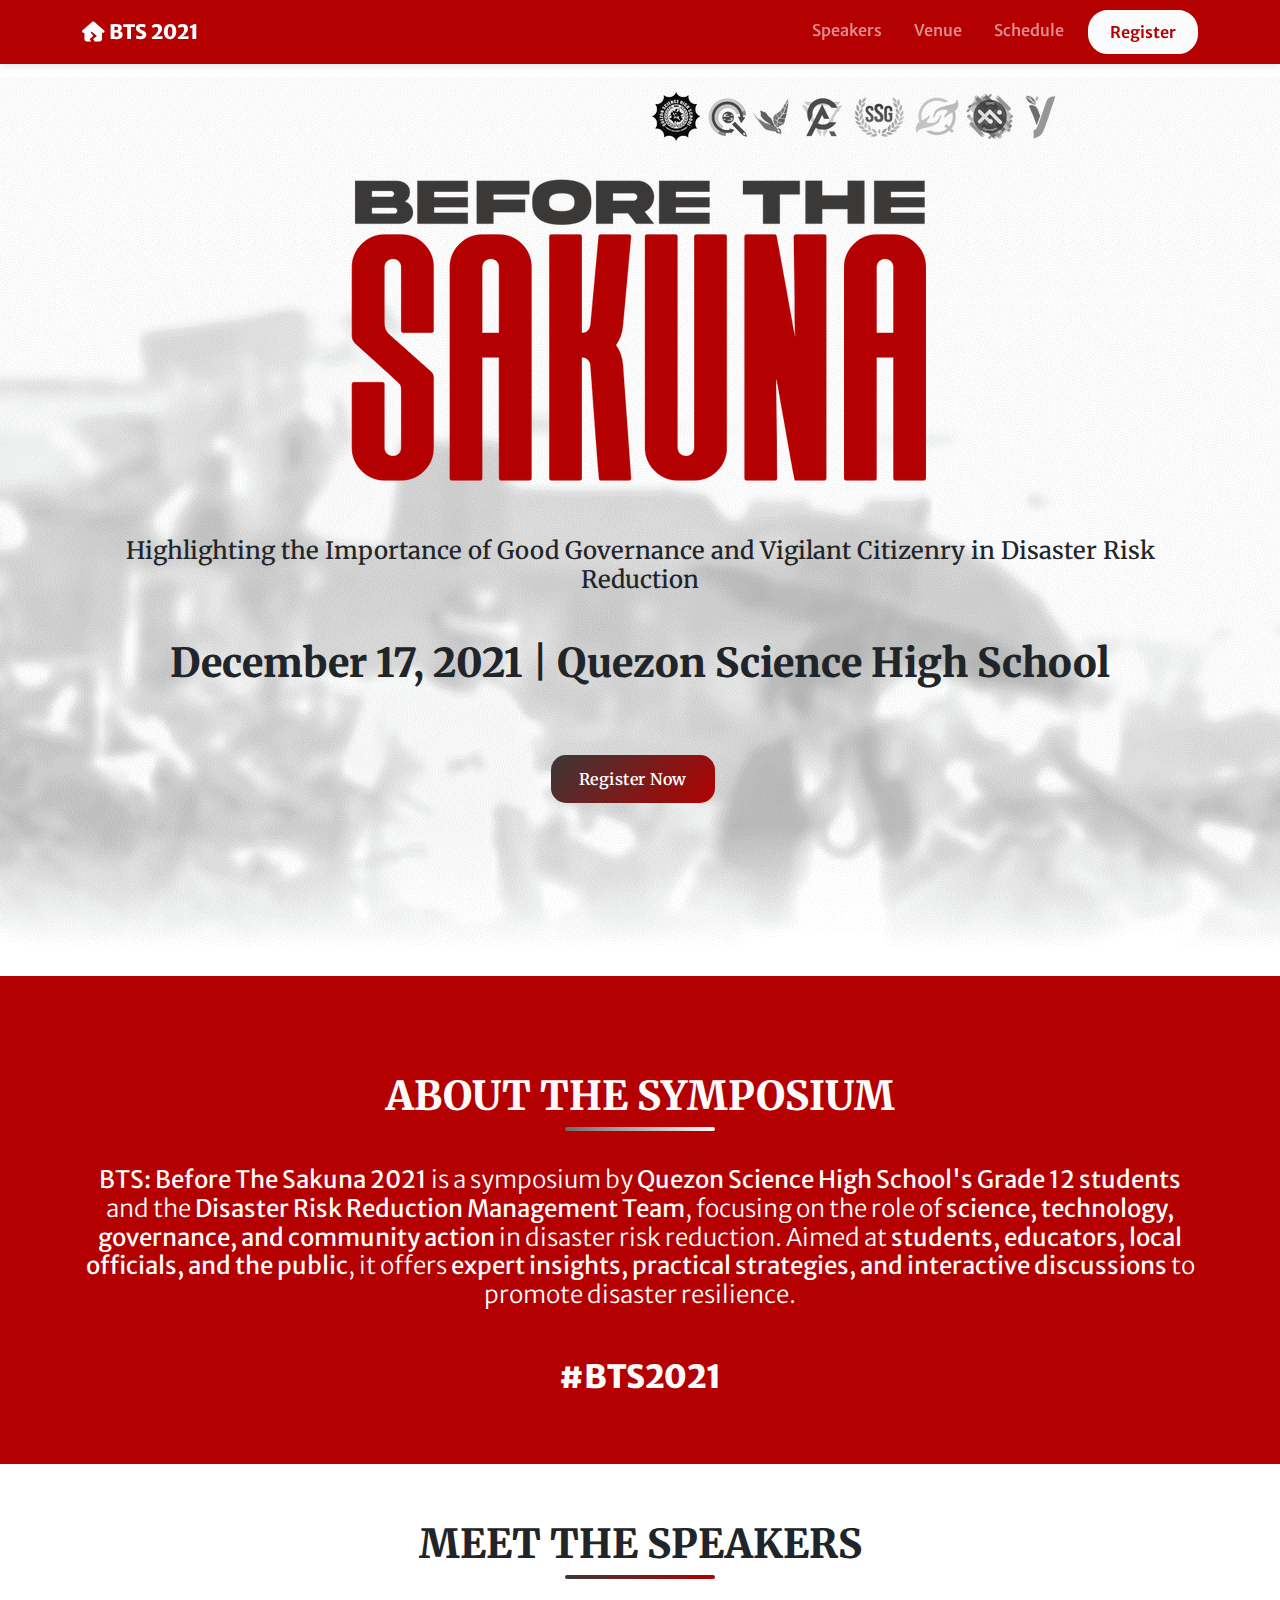
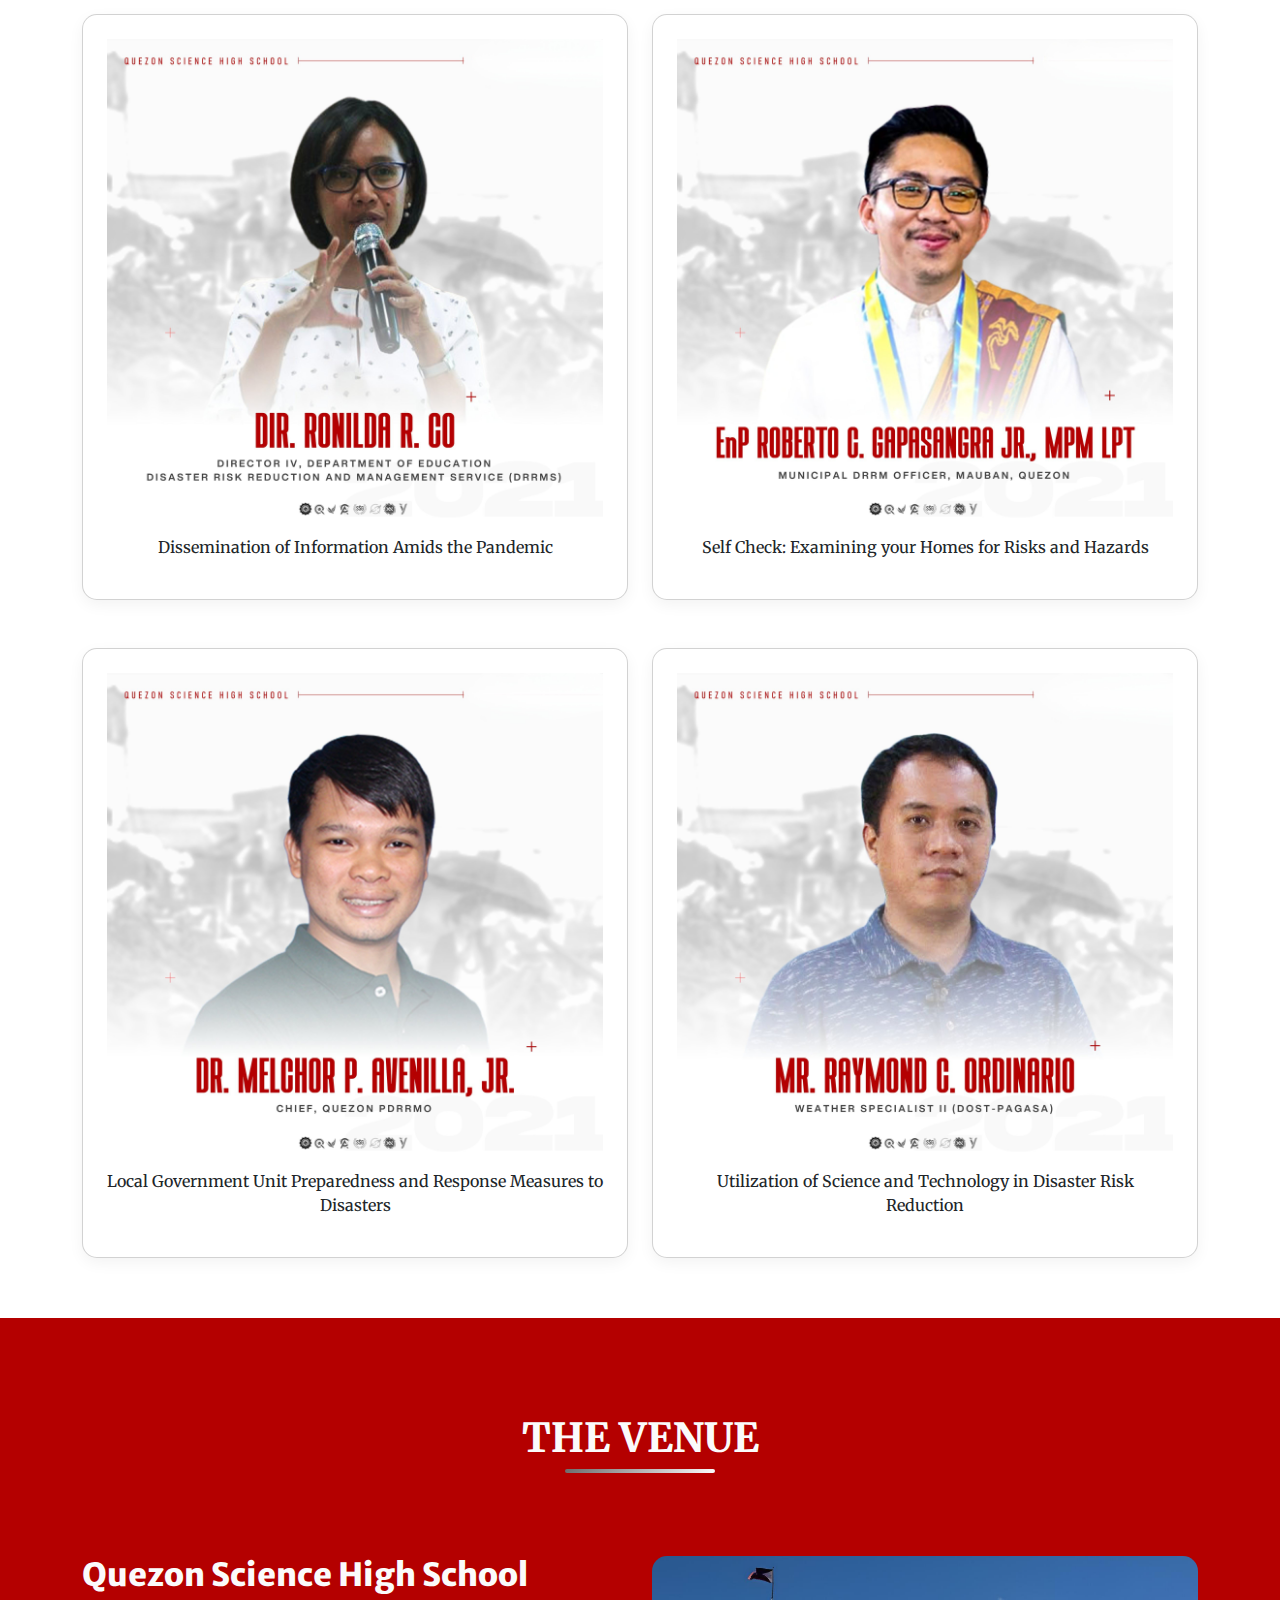
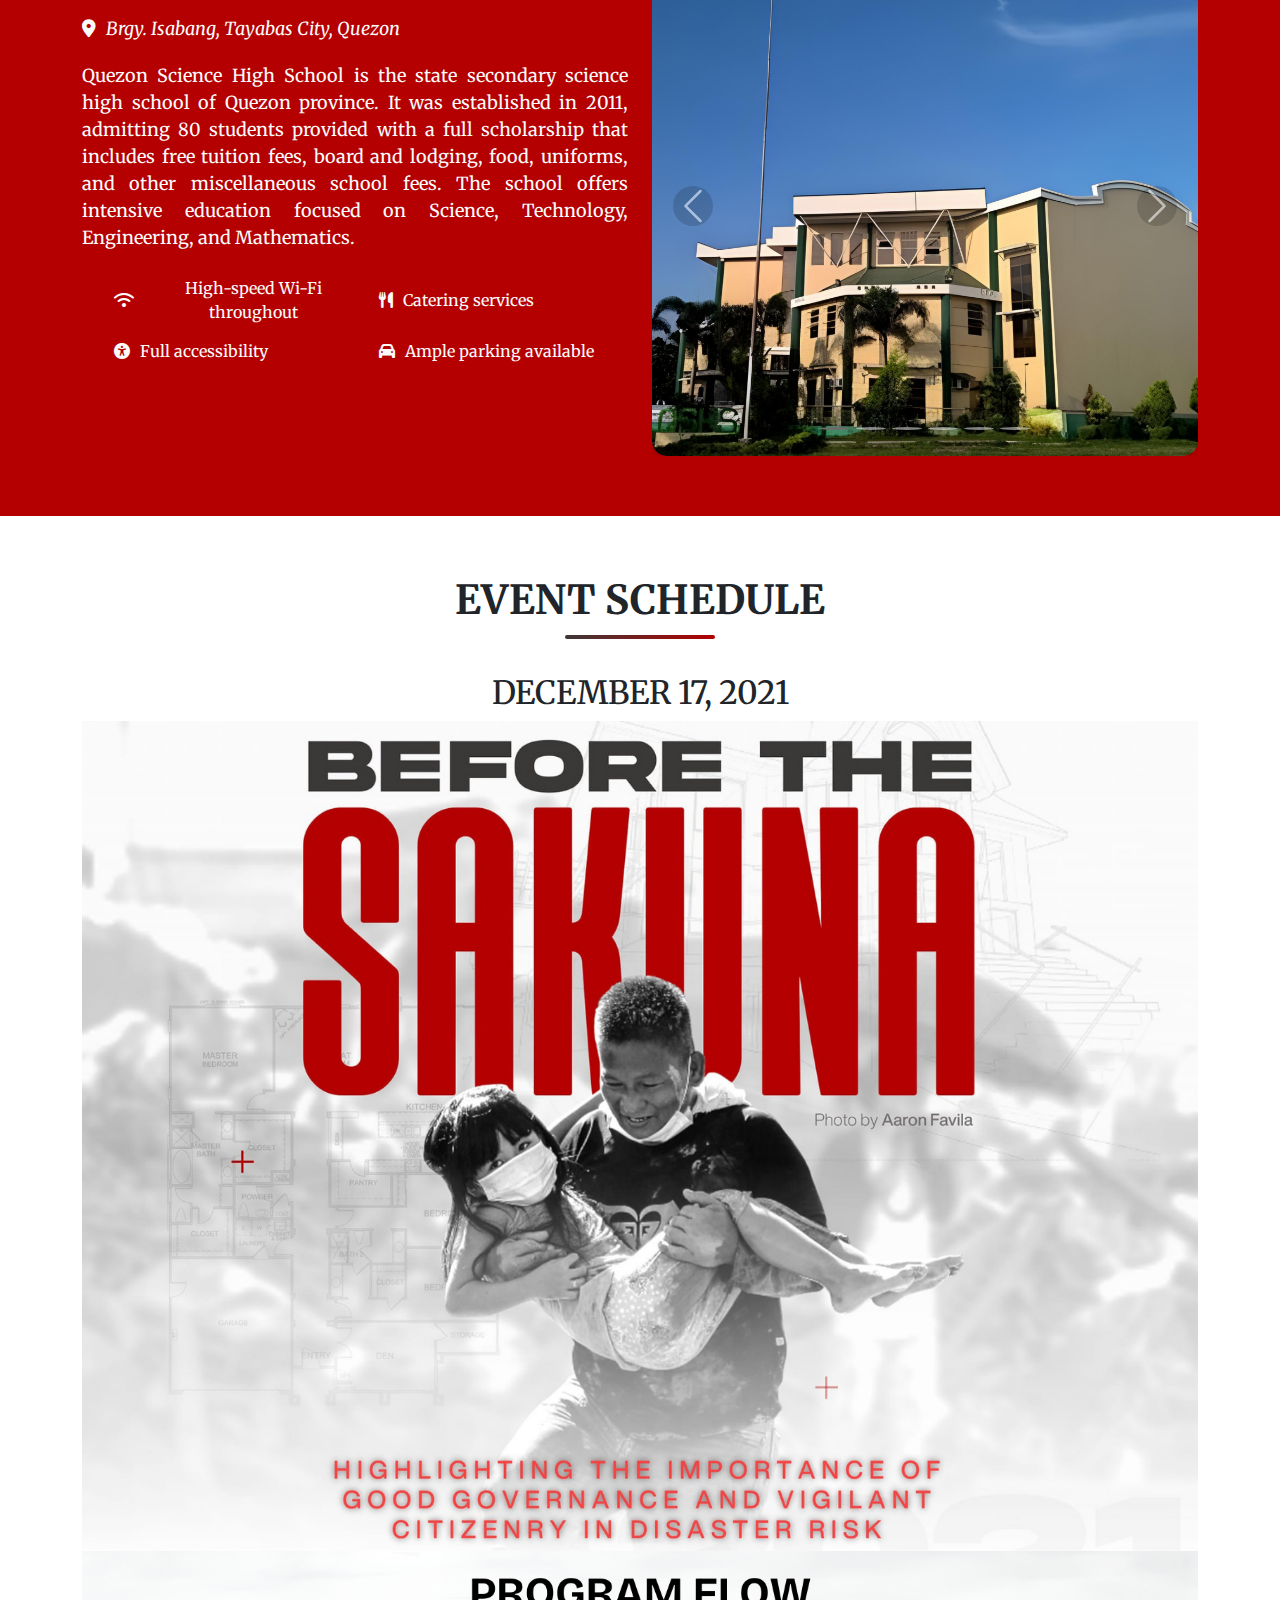
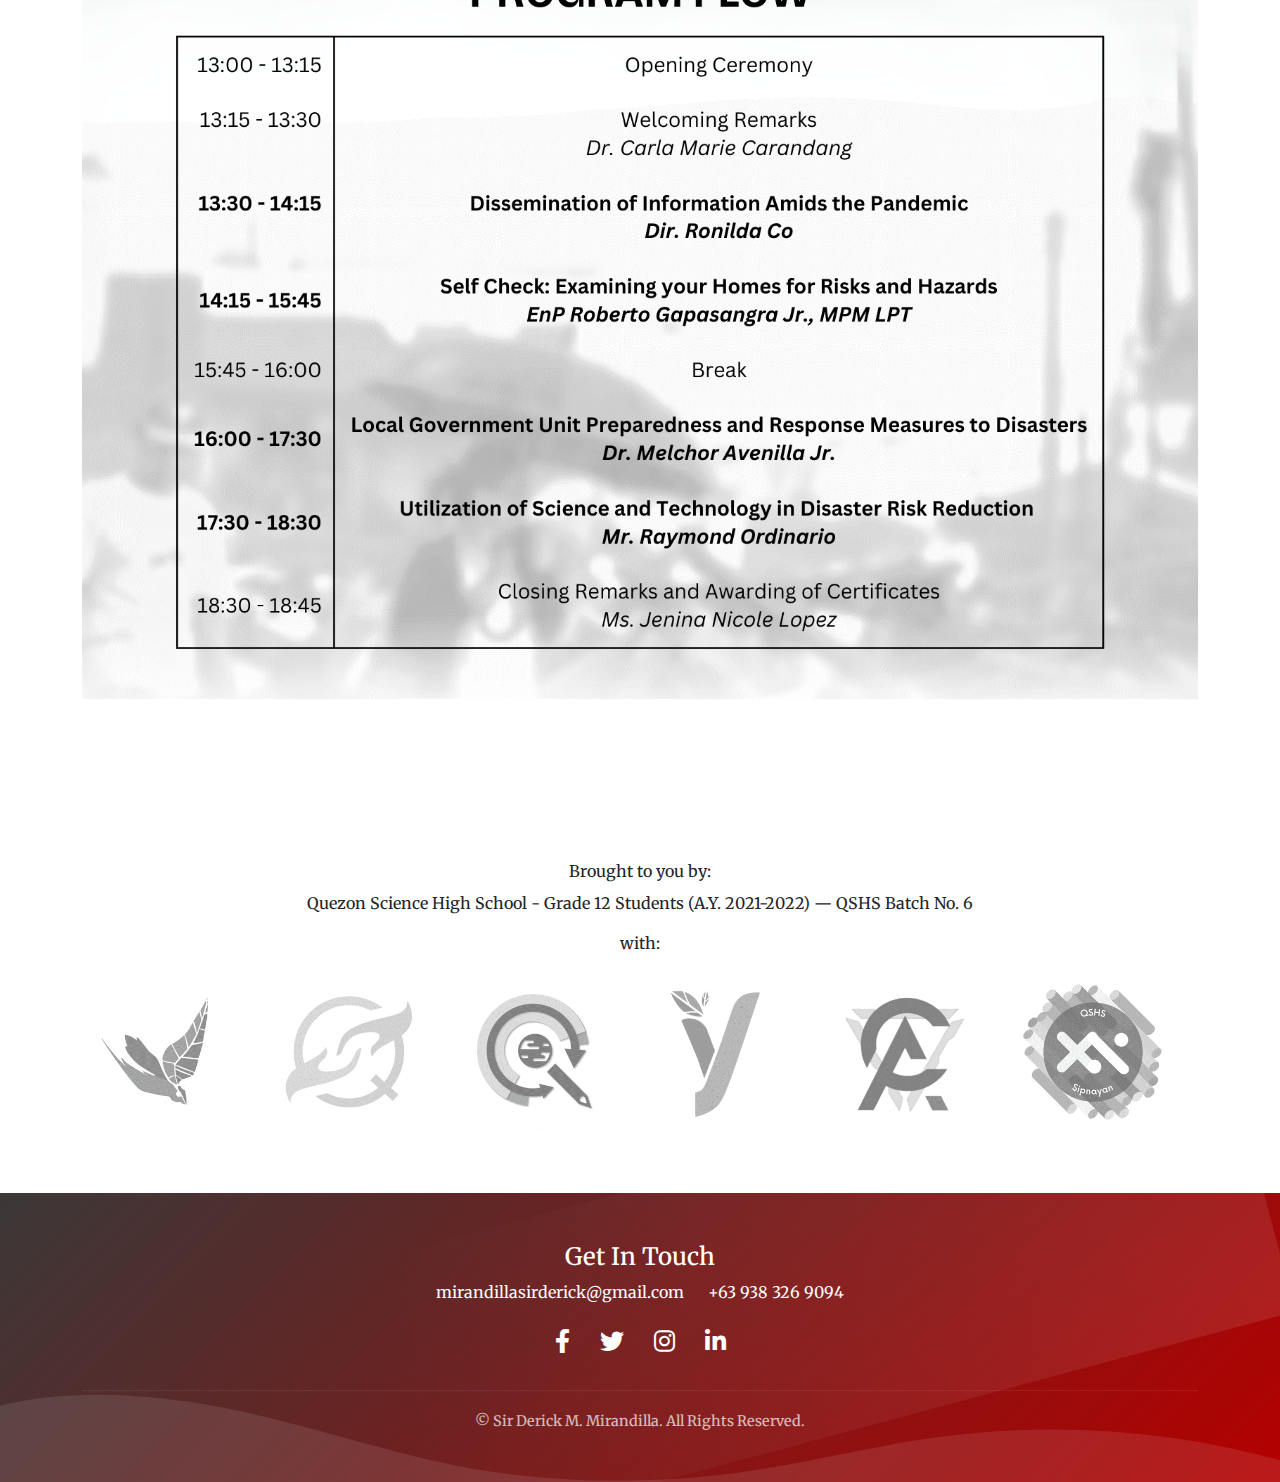
<file: activities/Mirandilla_Activity5/index.html>
<!doctype html>
<html lang="en">
  <head>
    <meta charset="utf-8">
    <meta name="viewport" content="width=device-width, initial-scale=1.0">
    <title>BTS: Behind the Sakuna</title>
    <link rel="icon" href="dericklogo.png" type="image/png">

    <link href="https://cdn.jsdelivr.net/npm/bootstrap@5.3.0/dist/css/bootstrap.min.css" rel="stylesheet">
     
    <link rel="stylesheet" href="https://cdnjs.cloudflare.com/ajax/libs/font-awesome/6.0.0/css/all.min.css">
    <link rel="preconnect" href="https://fonts.googleapis.com">
    <link rel="preconnect" href="https://fonts.gstatic.com" crossorigin>
    <link href="https://fonts.googleapis.com/css2?family=Merriweather+Sans:ital,wght@0,300..800;1,300..800&family=Merriweather:ital,opsz,wght@0,18..144,300..900;1,18..144,300..900&display=swap" rel="stylesheet">
     
    <link rel="stylesheet" href="style.css">
  </head>

  <body>
    <nav class="navbar navbar-expand-lg navbar-dark fixed-top">
        <div class="container">
            <a class="navbar-brand d-flex align-items-center" href="#home"><i class="fa-solid fa-house-crack"></i>‎ BTS 2021</a>
            <button class="navbar-toggler" type="button" data-bs-toggle="collapse" data-bs-target="#navbarNav" aria-controls="navbarNav" aria-expanded="false" aria-label="Toggle navigation">
                <span class="navbar-toggler-icon"></span>
            </button>
            <div class="collapse navbar-collapse" id="navbarNav">
                <ul class="navbar-nav ms-auto">
                    <li class="nav-item"><a class="nav-link" href="#speakers">Speakers</a></li>
                    <li class="nav-item"><a class="nav-link" href="#venue">Venue</a></li>
                    <li class="nav-item"><a class="nav-link" href="#schedule">Schedule</a></li>
                    <li class="nav-button"><a class="nav-link" href="https://docs.google.com/forms/d/e/1FAIpQLSeXlC5jmYBTxbqXb0IVK2V2hXF4DE_Aih2Qx8Bh_9DYVgKUKw/closedform" target="_blank">Register</a></li>
                </ul>
            </div>
        </div>
    </nav>

    <section id="home" class="hero-section">
        <div class="container">
            <div class="row align-items-center">
                <div class="col-lg-6 hero-content"></div>
                <div class="col-lg-6 hero-content">
                    <img src="./image-src/orgslogos.png">
                </div>
            </div>
            
            <div class="row align-items-center mt-3">
                <div class="col-lg-12 hero-content text-center">
                    <img src="./image-src/btshero.png" class="img-fluid">
                </div>
            </div>
            <div class="col-lg-12 about-content text-center mt-5">
                <div class="col-lg-12 about-content"><h4>Highlighting the Importance of Good Governance and Vigilant Citizenry in Disaster Risk Reduction</h4></div>
            </div>
            <div class="row align-items-center mt-5">
                <div class="col-lg-12 hero-content text-center">
                    <h1>December 17, 2021 | Quezon Science High School</h1>
                </div>
            </div>
            <div class="row align-items-center mt-3"></div>
            <div class="row align-items-center mt-5">
                <div class="col-lg-12 hero-content text-center">
                    <a class="btn btn-primary" href="https://docs.google.com/forms/d/e/1FAIpQLSeXlC5jmYBTxbqXb0IVK2V2hXF4DE_Aih2Qx8Bh_9DYVgKUKw/closedform" target="_blank">Register Now</a>
                </div>
            </div>
        </div>
    </section>


    <section id="about" class="about-section">
        <div class="container">
            <div class="col-lg-12 about-content text-center">
                <div class="col-lg-12 about-content"><h1 class="section-title">ABOUT THE SYMPOSIUM</h1></div>
            </div>
            <div class="col-lg-12 about-content text-center mt-5">
                <div class="col-lg-12 about-content"><h2><strong>BTS: Before The Sakuna 2021</strong> is a symposium by 
                    <strong>Quezon Science High School's Grade 12 students</strong> and the 
                    <strong>Disaster Risk Reduction Management Team</strong>, focusing on the role of 
                    <strong>science, technology, governance, and community action</strong> in disaster risk reduction. 
                    Aimed at <strong>students, educators, local officials, and the public</strong>, it offers 
                    <strong>expert insights, practical strategies, and interactive discussions</strong> to promote 
                    disaster resilience.</h2></div>
            </div>
            <div class="col-lg-12 about-content text-center mt-5">
                <div class="col-lg-12 about-content"><h3>#BTS2021</h3></div>
            </div>
        </div>
    </section>

    <section id="speakers" class="speakers-section">
        <div class="container">
            <div class="row">
                <div class="col-12 text-center">
                    <h1 class="section-title">MEET THE SPEAKERS</h1>
                </div>
            </div>
            <div class="row">
                <div class="col-md-6 mb-4 mb-md-0">
                    <div class="card speakers-card p-4">
                        <img src="./image-src/speaker1.jpg" alt="Dir. Ronilda Co">
                        <p style="text-align: center;">
                            Dissemination of Information Amids the Pandemic
                        </p>
                    </div>
                </div>
                <div class="col-md-6 mb-4 mb-md-0">
                    <div class="card speakers-card p-4">
                        <img src="./image-src/speaker2.jpg" alt="EnP Roberto Gapasangra">
                        <p style="text-align: center;">
                            Self Check: Examining your Homes for Risks and Hazards
                        </p>
                    </div>
                </div>
            </div>
            <div class="row mt-5">
                <div class="col-md-6 mb-4 mb-md-0">
                    <div class="card speakers-card p-4">
                        <img src="./image-src/speaker3.jpg" alt="Dr. Melchor Avenilla">
                        <p style="text-align: center;">
                            Local Government Unit Preparedness and Response Measures to Disasters
                        </p>
                    </div>
                </div>
                <div class="col-md-6 mb-4 mb-md-0">
                    <div class="card speakers-card p-4">
                        <img src="./image-src/speaker4.jpg" alt="Mr. Raymond Ordinario">
                        <p style="text-align: center;">
                            Utilization of Science and Technology in Disaster Risk Reduction
                        </p>
                    </div>
                </div>
            </div>
        </div>
    </section>


  <section id="venue" class="venue-section">
    <div class="container">
        <div class="col-lg-12 venue-content text-center">
            <div class="col-lg-12 venue-content"><h1 class="section-title">THE VENUE</h1></div>
        </div>
        <div class="row">
            <div class="col-lg-6 venue-content text-center mt-5">
                <div class="col-lg- venue-content"><h3>Quezon Science High School</h3></div>
                <p class="venue-address">
                    <i class="fas fa-map-marker-alt"></i>
                    Brgy. Isabang, Tayabas City, Quezon
                </p>
                <p class="venue-description">Quezon Science High School is the state secondary science high school of Quezon province. 
                    It was established in 2011, admitting 80 students provided with a full scholarship that includes free tuition fees, board and lodging, food, uniforms, and other miscellaneous school fees. ​The school offers intensive education focused on Science, Technology, Engineering, and Mathematics.
                </p>
                <ul class="venue-features">
                    <li><i class="fas fa-wifi"></i> High-speed Wi-Fi throughout</li>
                    <li><i class="fas fa-utensils"></i> Catering services</li>
                    <li><i class="fa fa-universal-access"></i> Full accessibility</li>
                    <li><i class="fas fa-car"></i> Ample parking available</li>
                  </ul>
            </div>

            <div class="col-lg-6 venue-content text-center mt-5">
                <div id="venueCarousel" class="carousel slide" data-bs-ride="carousel">
                    <div class="carousel-indicators">
                        <button type="button" data-bs-target="#venueCarousel" data-bs-slide-to="0" class="active" aria-current="true" aria-label="Slide 1"></button>
                        <button type="button" data-bs-target="#venueCarousel" data-bs-slide-to="1" aria-label="Slide 2"></button>
                        <button type="button" data-bs-target="#venueCarousel" data-bs-slide-to="2" aria-label="Slide 3"></button>
                        <button type="button" data-bs-target="#venueCarousel" data-bs-slide-to="3" aria-label="Slide 4"></button>
                        <button type="button" data-bs-target="#venueCarousel" data-bs-slide-to="4" aria-label="Slide 5"></button>
                        <button type="button" data-bs-target="#venueCarousel" data-bs-slide-to="5" aria-label="Slide 6"></button>
                    </div>
                    <div class="carousel-inner">
                        <div class="carousel-item active">
                            <img src="./image-src/venue/1.png" class="d-block w-100 venue-carousel-image" alt="Venue Image 1">
                        </div>
                        <div class="carousel-item">
                            <img src="./image-src/venue/2.png" class="d-block w-100 venue-carousel-image" alt="Venue Image 2">
                        </div>
                        <div class="carousel-item">
                            <img src="./image-src/venue/3.png" class="d-block w-100 venue-carousel-image" alt="Venue Image 3">
                        </div>
                        <div class="carousel-item">
                            <img src="./image-src/venue/4.png" class="d-block w-100 venue-carousel-image" alt="Venue Image 4">
                        </div>
                        <div class="carousel-item">
                            <img src="./image-src/venue/5.png" class="d-block w-100 venue-carousel-image" alt="Venue Image 5">
                        </div>
                        <div class="carousel-item">
                            <img src="./image-src/venue/6.png" class="d-block w-100 venue-carousel-image" alt="Venue Image 6">
                        </div>
                    </div>
                    <button class="carousel-control-prev" type="button" data-bs-target="#venueCarousel" data-bs-slide="prev">
                        <span class="carousel-control-prev-icon" aria-hidden="true"></span>
                        <span class="visually-hidden">Previous</span>
                    </button>
                    <button class="carousel-control-next" type="button" data-bs-target="#venueCarousel" data-bs-slide="next">
                        <span class="carousel-control-next-icon" aria-hidden="true"></span>
                        <span class="visually-hidden">Next</span>
                    </button>
                </div>
            </div>
        </div>
      </div>
    </section>

    <section id="schedule" class="schedule-section">
        <div class="container">
            <div class="col-lg-12 schedule-content text-center">
                <div class="col-lg-12 schedule-content"><h1 class="section-title">EVENT SCHEDULE</h1></div>
            </div>
            <h2 style="text-align: center;">DECEMBER 17, 2021</h2>
            <img src="./image-src/programflow.png" class="img-fluid" alt="Schedule">
            
        </div>
    </section>

    <section id="made" class="made-section">
        <div class="container">
            <div class="row">
                <div class="col-12">
                    <p class="mb-2">Brought to you by:</p>
                    <p>Quezon Science High School - Grade 12 Students (A.Y. 2021-2022) — QSHS Batch No. 6</p>
                    <p>with:</p>
                </div>

                <div class="row">
                    <div class="col-2">
                        <a href="https://www.facebook.com/angthevelocity" target="_blank">
                            <img src="./image-src/logos/atv-2_1.png" alt="atv">
                        </a> 
                    </div>
                    <div class="col-2">
                        <a href="https://www.facebook.com/QuesayanoTaskForce" target="_blank">
                            <img src="./image-src/logos/qtf-2_1.png" alt="qtf">
                        </a>    
                    </div>
                    <div class="col-2">
                        <a href="https://www.facebook.com/qshsdrrmt" target="_blank">
                            <img src="./image-src/logos/qshs-drrmt_1.png" alt="drrmt">
                        </a>
                    </div>
                    <div class="col-2">
                        <a href="https://www.facebook.com/qshsdrrmt" target="_blank">
                            <img src="./image-src/logos/yes-o-2_1.png" alt="yeso">
                        </a>
                    </div>
                    <div class="col-2">
                        <a href="https://www.facebook.com/qsso.qshs" target="_blank">
                            <img src="./image-src/logos/athlos-2_1.png" alt="athlos">
                        </a>
                    </div>
                    <div class="col-2">
                        <a href="https://www.facebook.com/qshssipnayan" target="_blank">
                            <img src="./image-src/logos/sipnayan-2_1.png" alt="sipnayan">
                        </a>
                        
                    </div>
                </div>
            </div>
        </div>

        
    </section>

    <footer class="site-footer">
        <div class="footer-background"></div>
        
        <div class="container">
            <div class="footer-content">
                <div class="contact-info">
                    <h4>Get In Touch</h4>
                    <a href="mirandillasirderick@gmail.com">mirandillasirderick@gmail.com</a>
                    <a href="tel:+639383269094">+63 938 326 9094</a>
                </div>
    
                <div class="social-links">
                    <a href="#" class="social-icon"><i class="fab fa-facebook-f"></i></a>
                    <a href="#" class="social-icon"><i class="fab fa-twitter"></i></a>
                    <a href="#" class="social-icon"><i class="fab fa-instagram"></i></a>
                    <a href="#" class="social-icon"><i class="fab fa-linkedin-in"></i></a>
                </div>
    
                <div class="copyright">
                    © Sir Derick M. Mirandilla. All Rights Reserved.
                </div>
            </div>
        </div>
    
        <div class="footer-wave">
            <svg data-name="Layer 1" xmlns="http://www.w3.org/2000/svg" viewBox="0 0 1200 120" preserveAspectRatio="none">
                <path d="M321.39,56.44c58-10.79,114.16-30.13,172-41.86,82.39-16.72,168.19-17.73,250.45-.39C823.78,31,906.67,72,985.66,92.83c70.05,18.48,146.53,26.09,214.34,3V0H0V27.35A600.21,600.21,0,0,0,321.39,56.44Z" class="shape-fill"></path>
            </svg>
        </div>
    </footer>
</body>
  <script src="https://code.jquery.com/jquery-3.5.1.slim.min.js"></script>
  <script src="https://cdn.jsdelivr.net/npm/@popperjs/core@2.11.6/dist/umd/popper.min.js"></script>
  <script src="https://cdn.jsdelivr.net/npm/bootstrap@5.3.0/dist/js/bootstrap.min.js"></script>
  <script src="https://stackpath.bootstrapcdn.com/bootstrap/4.5.2/js/bootstrap.min.js"></script>
  </html>
</file>
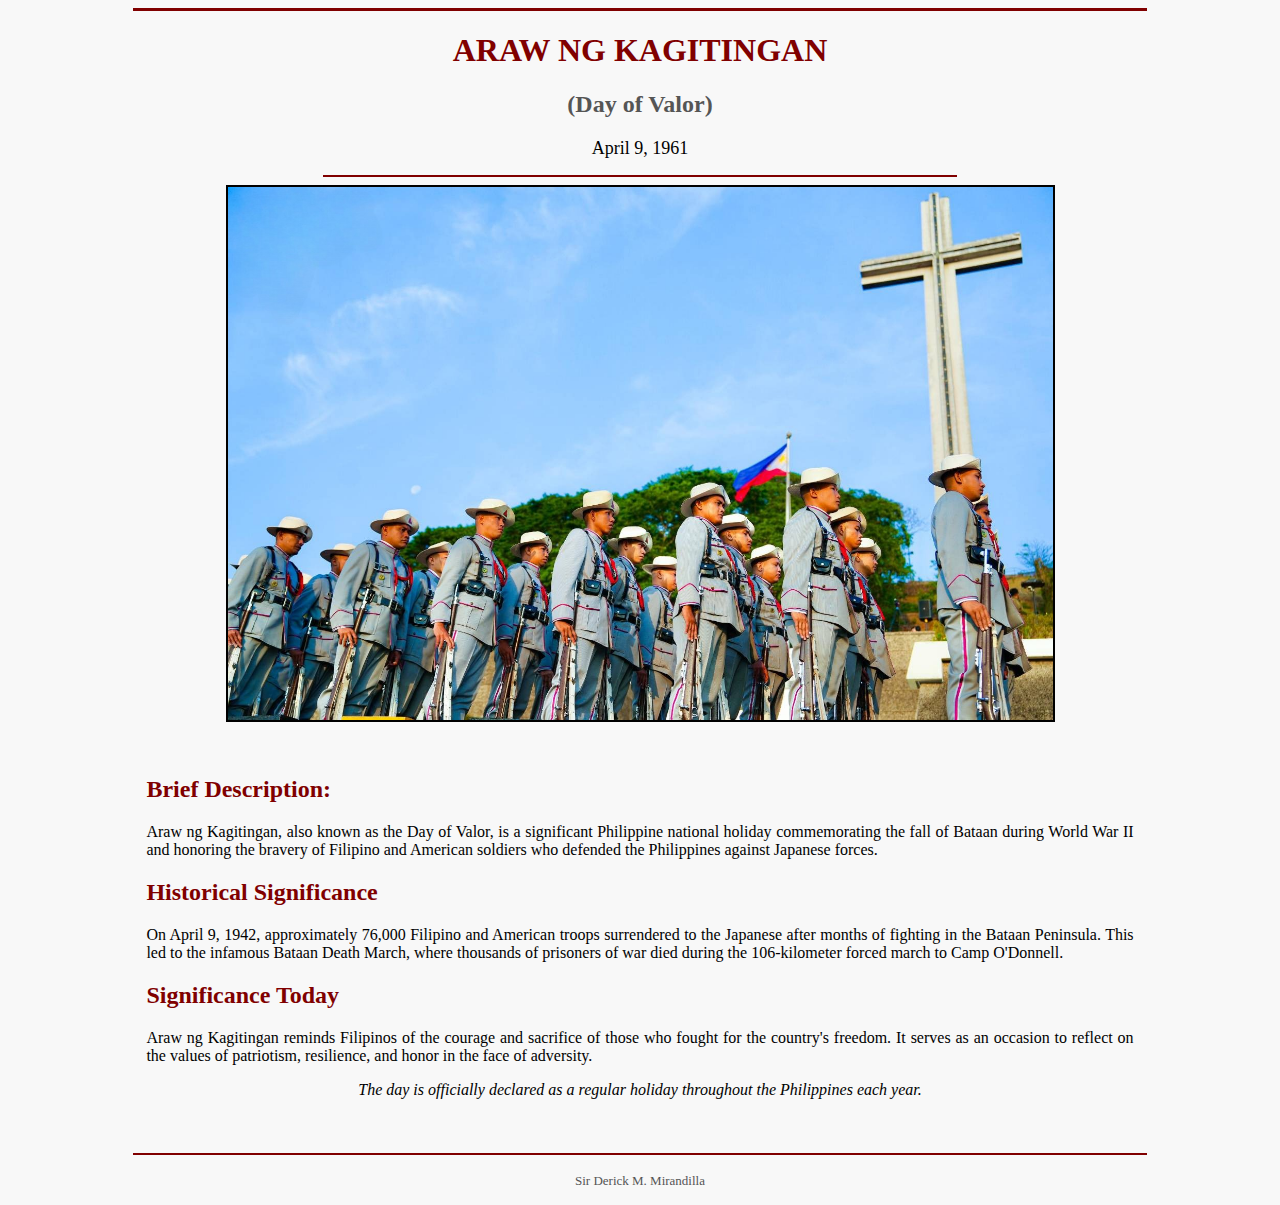
<file: activities/Mirandilla_Activity1/araw_ng_kagitingan.html>
<!DOCTYPE html>
<html lang="en">
    <head>
        <meta charset="UTF-8">
        <meta name="viewport" content="width=device-width, initial-scale=1.0">
        <title>
            Araw ng Kagitingan
        </title>
    </head>

    <body bgcolor="#f8f8f8">
        <center>
            <hr width="80%" color="#800000" size="3">
            <h1><font color="#800000">ARAW NG KAGITINGAN</font></h1>
            <h2><font color="#555555">(Day of Valor)</font></h2>
            <p><font size="4">April 9, 1961</font></p>
            <hr width="50%" color="#800000" size="2">
            
            <img src="/activities/Mirandilla_Activity1/18e16af4-b372-4400-8827-5fd07caadbfd.png" alt="Araw ng Kagitingan commemoration ceremony" width="825" height="auto" border="2">
            <br><br>
        </center>

        <table width="80%" align="center" cellpadding="10" bgcolor="#f8f8f8" border="0">
            <tr>
                <td>
                    <h2><font color="#800000">Brief Description:</font></h2>
                    <p align="justify"><font face="Roboto" size="3">Araw ng Kagitingan, also known as the Day of Valor, is a significant Philippine national holiday commemorating the fall of Bataan during World War II and honoring the bravery of Filipino and American soldiers who defended the Philippines against Japanese forces.</font></p>
                    
                    <h2><font color="#800000">Historical Significance</font></h2>
                    <p align="justify"><font face="Roboto" size="3">On April 9, 1942, approximately 76,000 Filipino and American troops surrendered to the Japanese after months of fighting in the Bataan Peninsula. This led to the infamous Bataan Death March, where thousands of prisoners of war died during the 106-kilometer forced march to Camp O'Donnell.</font></p>
                    
                    <h2><font color="#800000">Significance Today</font></h2>
                    <p align="justify"><font face="Roboto" size="3">Araw ng Kagitingan reminds Filipinos of the courage and sacrifice of those who fought for the country's freedom. It serves as an occasion to reflect on the values of patriotism, resilience, and honor in the face of adversity.</font></p>
                    
                    <p align="center"><font face="Roboto" size="3"><em>The day is officially declared as a regular holiday throughout the Philippines each year.</em></font></p>
                </td>
            </tr>
        </table>
        
        <br>
        <center>
            <hr width="80%" color="#800000" size="2">
            <p><font size="2" color="#555555"> Sir Derick M. Mirandilla</font></p>
        </center>
    </body>
</html>
</file>
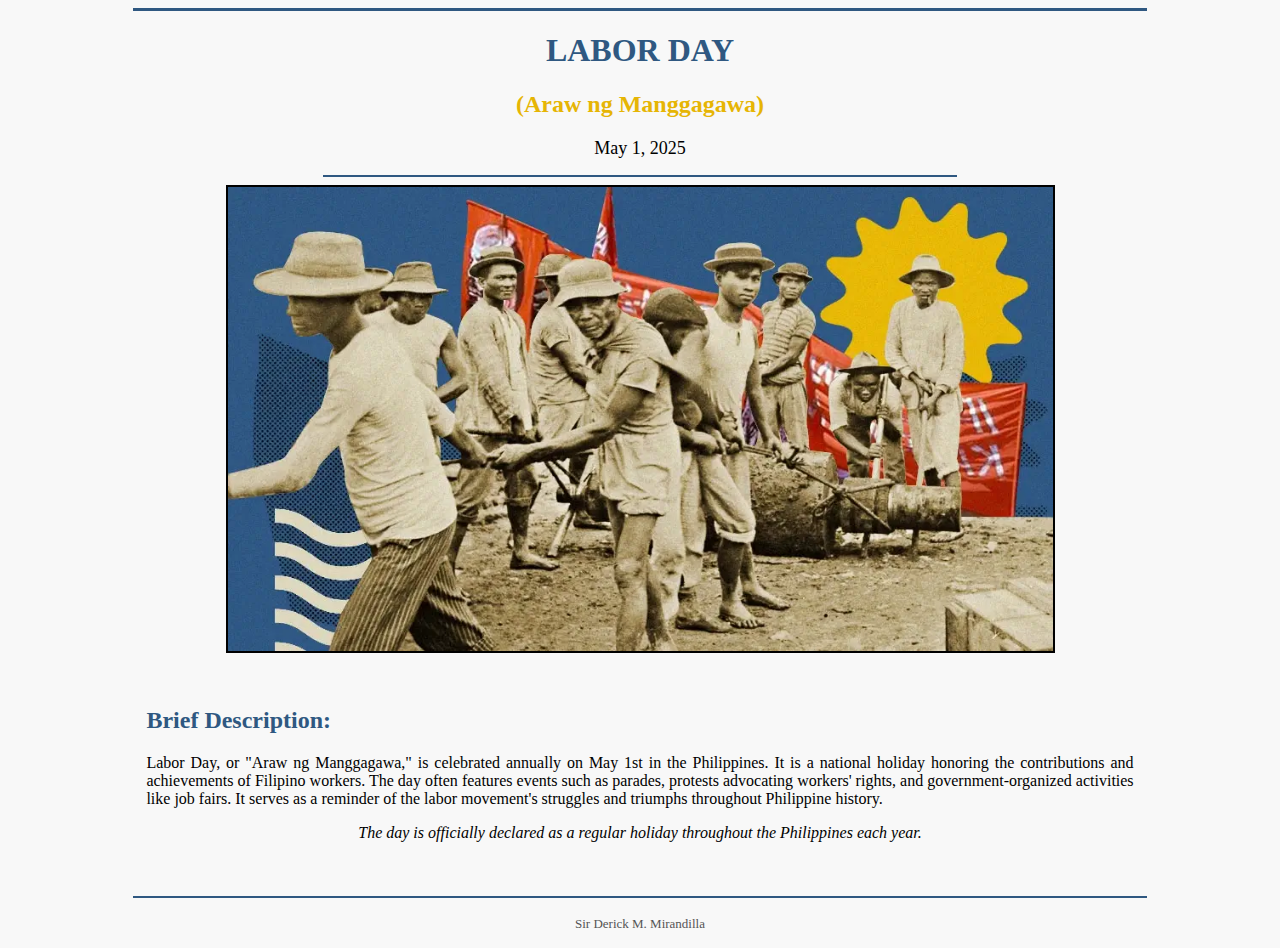
<file: activities/Mirandilla_Activity1/labor_day.html>
<!DOCTYPE html>
<html lang="en">
    <head>
        <meta charset="UTF-8">
        <meta name="viewport" content="width=device-width, initial-scale=1.0">
        <title>
            Labor Day
        </title>
    </head>

    <body bgcolor="#f8f8f8">
        <center>
            <hr width="80%" color="#2f5881" size="3">
            <h1><font color="#2f5881">LABOR DAY</font></h1>
            <h2><font color="#e6b504">(Araw ng Manggagawa)</font></h2>
            <p><font size="4">May 1, 2025</font></p>
            <hr width="50%" color="#2f5881" size="2">
            
            <img src="/activities/Mirandilla_Activity1/Labor-day-in-the-Philippines.png" alt="Araw ng Manggagawa" width="825" height="auto" border="2">
            <br><br>
        </center>

        <table width="80%" align="center" cellpadding="10" bgcolor="#f8f8f8" border="0">
            <tr>
                <td>
                    <h2><font color="#2f5881">Brief Description:</font></h2>
                    <p align="justify"><font face="Roboto" size="3">Labor Day, or "Araw ng Manggagawa," is celebrated annually on May 1st in the Philippines. It is a national holiday honoring the contributions and achievements of Filipino workers. The day often features events such as parades, protests advocating workers' rights, and government-organized activities like job fairs. It serves as a reminder of the labor movement's struggles and triumphs throughout Philippine history.</font></p>
                    
                    
                    <p align="center"><font face="Roboto" size="3"><em>The day is officially declared as a regular holiday throughout the Philippines each year.</em></font></p>
                </td>
            </tr>
        </table>
        
        <br>
        <center>
            <hr width="80%" color="#2f5881" size="2">
            <p><font size="2" color="#555555"> Sir Derick M. Mirandilla</font></p>
        </center>
    </body>
</html>
</file>
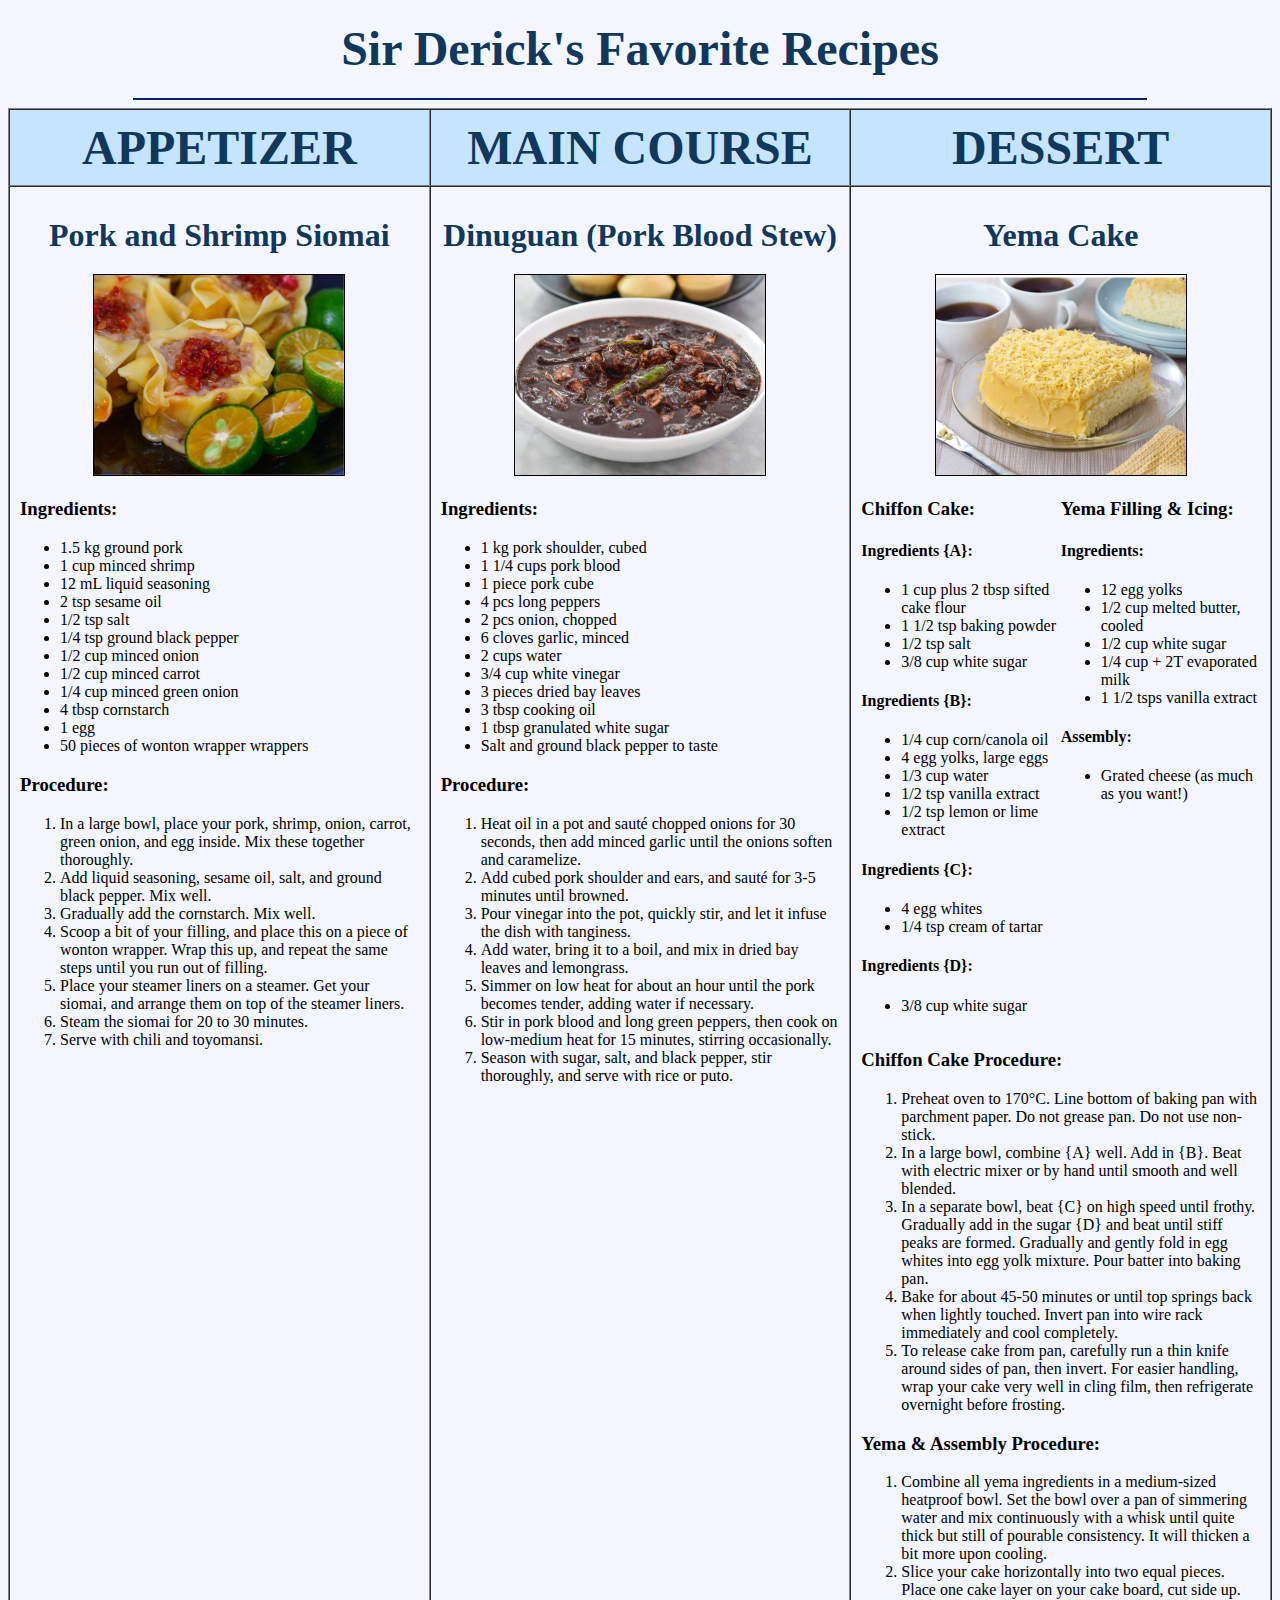
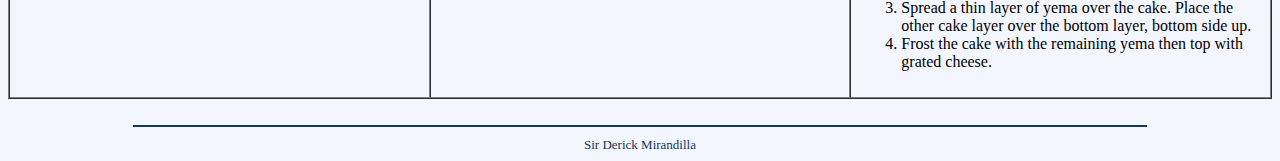
<file: activities/Mirandilla_Activity2/BSCS_recipe.html>
<!DOCTYPE html>
<html lang="en">
<head>
    <meta charset="UTF-8">
    <meta name="viewport" content="width=device-width, initial-scale=1.0">
    <title>Derick's Favorite Recipes</title>
</head>
<body bgcolor="#F4F6FF">
    <center>
        <h1><font color="#10375C" size="12">Sir Derick's Favorite Recipes</font></h1>
        <hr width="80%" color="#00246B">
    </center>

    <table width="100%" border="1" cellpadding="10" cellspacing="0" align="center">
        <tr bgcolor="#C4E4FF">
            <th><font size="10" color="#10375C">APPETIZER</font></th>
            <th><font size="8" color="#10375C">MAIN COURSE</font></th>
            <th><font size="8" color="#10375C">DESSERT</font></th>
        </tr>
        <tr>
            <td valign="top" width="33%">
                <center>
                    <h2><font color="#10375C" size="6">Pork and Shrimp Siomai</font></h2>
                </center>
                <center>
                    <img src="/activities/Mirandilla_Activity2/siomai.png" alt="Pork and Shrimp Siomai" width="250" height="200" border="1">
                </center>
                <h3><color="#10375C">Ingredients:</font></h3>
                <ul>
                    <li> 1.5 kg ground pork</font></li>
                    <li> 1 cup minced shrimp</font></li>
                    <li> 12 mL liquid seasoning</font></li>
                    <li> 2 tsp sesame oil</font></li>
                    <li> 1/2 tsp salt</font></li>
                    <li> 1/4 tsp ground black pepper</font></li>
                    <li> 1/2 cup minced onion</font></li>
                    <li> 1/2 cup minced carrot</font></li>
                    <li> 1/4 cup minced green onion</font></li>
                    <li> 4 tbsp cornstarch</font></li>
                    <li> 1 egg</font></li>
                    <li> 50 pieces of wonton wrapper wrappers</font></li>
                </ul>
                
                <h3><color="#10375C">Procedure:</font></h3>
                <ol>
                    <li> In a large bowl, place your pork, shrimp, onion, carrot, green onion, and egg inside. Mix these together thoroughly.</font></li>
                    <li> Add liquid seasoning, sesame oil, salt, and ground black pepper. Mix well.</font></li>
                    <li> Gradually add the cornstarch. Mix well.</font></li>
                    <li> Scoop a bit of your filling, and place this on a piece of wonton wrapper. Wrap this up, and repeat the same steps until you run out of filling.</font></li>
                    <li> Place your steamer liners on a steamer. Get your siomai, and arrange them on top of the steamer liners. </font></li>
                    <li> Steam the siomai for 20 to 30 minutes. </font></li>
                    <li> Serve with chili and toyomansi.</font></li>
                </ol>

                
            </td>
            
            <td valign="top" width="33%">
                <center>
                    <h2><font color="#10375C" size="6">Dinuguan (Pork Blood Stew)</font></h2>
                </center>
                <center>
                    <img src="/activities/Mirandilla_Activity2/dinuguan.png" alt="Dinuguan" width="250" height="200" border="1">
                </center>

                <h3><color="#10375C">Ingredients:</font></h3>
                <ul>
                    <li> 1 kg pork shoulder, cubed</font></li>
                    <li> 1 1/4 cups pork blood</font></li>
                    <li> 1 piece pork cube</font></li>
                    <li> 4 pcs long peppers</font></li>
                    <li> 2 pcs onion, chopped</font></li>
                    <li> 6 cloves garlic, minced</font></li>
                    <li> 2 cups water</font></li>
                    <li> 3/4 cup white vinegar</font></li>
                    <li> 3 pieces dried bay leaves</font></li>
                    <li> 3 tbsp cooking oil</font></li>
                    <li> 1 tbsp granulated white sugar</font></li>
                    <li> Salt and ground black pepper to taste</font></li>
                </ul>
                
                <h3><color="#10375C">Procedure:</font></h3>
                <ol>
                    <li> Heat oil in a pot and sauté chopped onions for 30 seconds, then add minced garlic until the onions soften and caramelize.</font></li>
                    <li> Add cubed pork shoulder and ears, and sauté for 3-5 minutes until browned.</font></li>
                    <li> Pour vinegar into the pot, quickly stir, and let it infuse the dish with tanginess.</font></li>
                    <li> Add water, bring it to a boil, and mix in dried bay leaves and lemongrass.</font></li>
                    <li> Simmer on low heat for about an hour until the pork becomes tender, adding water if necessary.</font></li>
                    <li> Stir in pork blood and long green peppers, then cook on low-medium heat for 15 minutes, stirring occasionally.</font></li>
                    <li> Season with sugar, salt, and black pepper, stir thoroughly, and serve with rice or puto.</font></li>
                </ol>

                
            </td>
            
            <td valign="top" width="33%">
                <center>
                    <h2><font color="#10375C" size="6">Yema Cake</font></h2>
                </center>

                <center>
                    <img src="/activities/Mirandilla_Activity2/yemacake.png" alt="Dinuguan" width="250" height="200" border="1">
                </center>

                <!-- TWO PART COLUMN -->
                <table width="100%" border="0" cellpadding="0" cellspacing="0">
                    <tr>
                        <td valign="top" width="50%">
                            <h3><color="#10375C">Chiffon Cake:</font></h3>
                            <h4><color="#10375C">Ingredients {A}:</font></h4>
                            <ul>
                                <li> 1 cup plus 2 tbsp sifted cake flour</font></li>
                                <li> 1 1/2 tsp baking powder</font></li>
                                <li> 1/2 tsp salt</font></li>
                                <li> 3/8 cup white sugar</font></li>
                            </ul>
                            
                            <h4><color="#10375C">Ingredients {B}:</font></h4>
                            <ul>
                                <li> 1/4 cup corn/canola oil</font></li>
                                <li> 4 egg yolks, large eggs</font></li>
                                <li> 1/3 cup water</font></li>
                                <li> 1/2 tsp vanilla extract</font></li>
                                <li> 1/2 tsp lemon or lime extract</font></li>
                            </ul>
                            
                            <h4><color="#10375C">Ingredients {C}:</font></h4>
                            <ul>
                                <li> 4 egg whites</font></li>
                                <li> 1/4 tsp cream of tartar</font></li>
                            </ul>
                            
                            <h4><color="#10375C">Ingredients {D}:</font></h4>
                            <ul>
                                <li> 3/8 cup white sugar</font></li>
                            </ul>
                        </td>
                        
                        <td valign="top" width="50%">
                            <h3><color="#10375C">Yema Filling & Icing:</font></h3>
                            <h4><color="#10375C">Ingredients:</font></h4>
                            <ul>
                                <li> 12 egg yolks</font></li>
                                <li> 1/2 cup melted butter, cooled</font></li>
                                <li> 1/2 cup white sugar</font></li>
                                <li> 1/4 cup + 2T evaporated milk</font></li>
                                <li> 1 1/2 tsps vanilla extract</font></li>
                            </ul>   
                            
                            <h4><color="#10375C">Assembly:</font></h4>
                            <ul>
                                <li> Grated cheese (as much as you want!)</font></li>
                            </ul>
                        </td>
                    </tr>
                </table>
                
                <h3><color="#10375C">Chiffon Cake Procedure:</font></h3>
                <ol>
                    <li> Preheat oven to 170°C. Line bottom of baking pan with parchment paper. Do not grease pan. Do not use non-stick.</font></li>
                    <li> In a large bowl, combine {A} well. Add in {B}. Beat with electric mixer or by hand until smooth and well blended.</font></li>
                    <li> In a separate bowl, beat {C} on high speed until frothy. Gradually add in the sugar {D} and beat until stiff peaks are formed. Gradually and gently fold in egg whites into egg yolk mixture. Pour batter into baking pan.</font></li>
                    <li> Bake for about 45-50 minutes or until top springs back when lightly touched. Invert pan into wire rack immediately and cool completely.</font></li>
                    <li> To release cake from pan, carefully run a thin knife around sides of pan, then invert. For easier handling, wrap your cake very well in cling film, then refrigerate overnight before frosting.</font></li>
                </ol>
                
                <h3><color="#10375C">Yema & Assembly Procedure:</font></h3>
                <ol>
                    <li> Combine all yema ingredients in a medium-sized heatproof bowl. Set the bowl over a pan of simmering water and mix continuously with a whisk until quite thick but still of pourable consistency. It will thicken a bit more upon cooling.</font></li>
                    <li> Slice your cake horizontally into two equal pieces. Place one cake layer on your cake board, cut side up.</font></li>
                    <li> Spread a thin layer of yema over the cake. Place the other cake layer over the bottom layer, bottom side up.</font></li>
                    <li> Frost the cake with the remaining yema then top with grated cheese.</font></li>
                </ol>

                
            </td>
        </tr>
    </table>

    <br>
    <center>
        <hr width="80%" color="#10375C">
        <font size="2" color="#10375C">Sir Derick Mirandilla</font>
    </center>
</body>
</html>
</file>
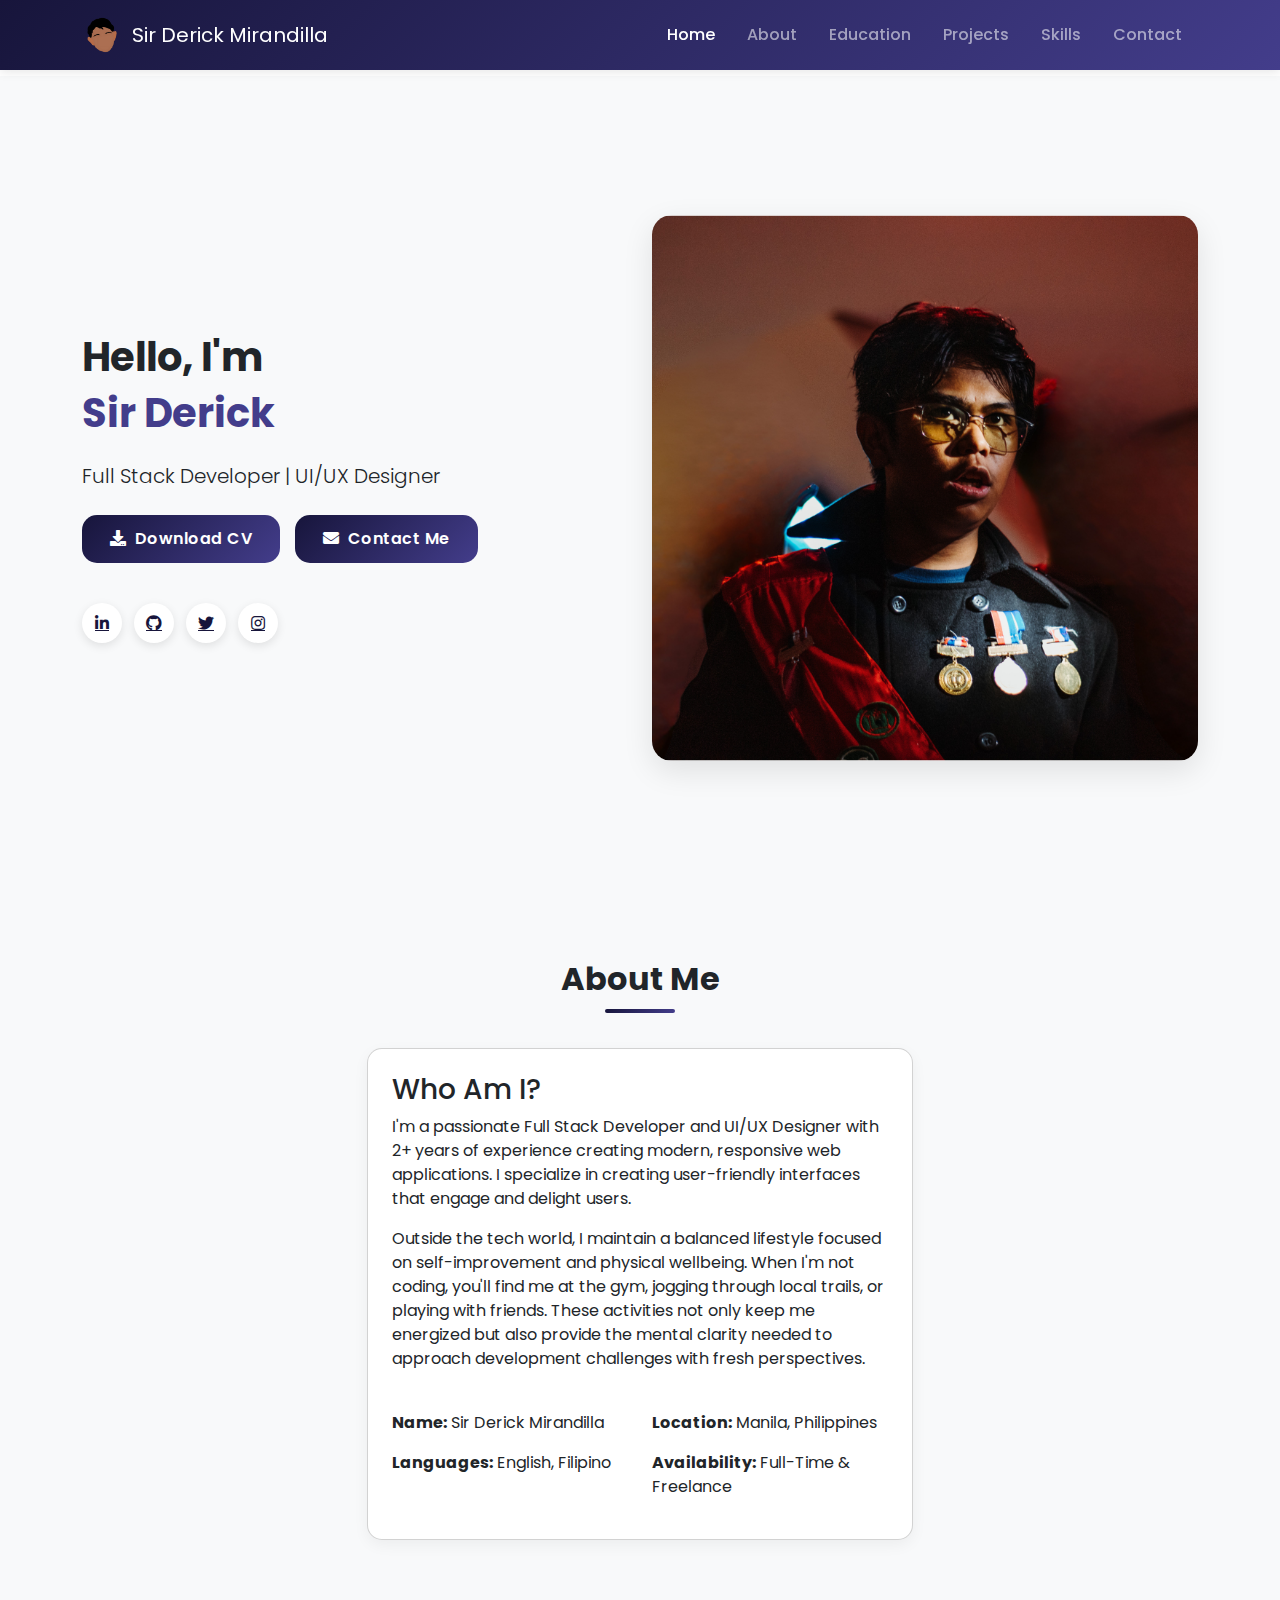
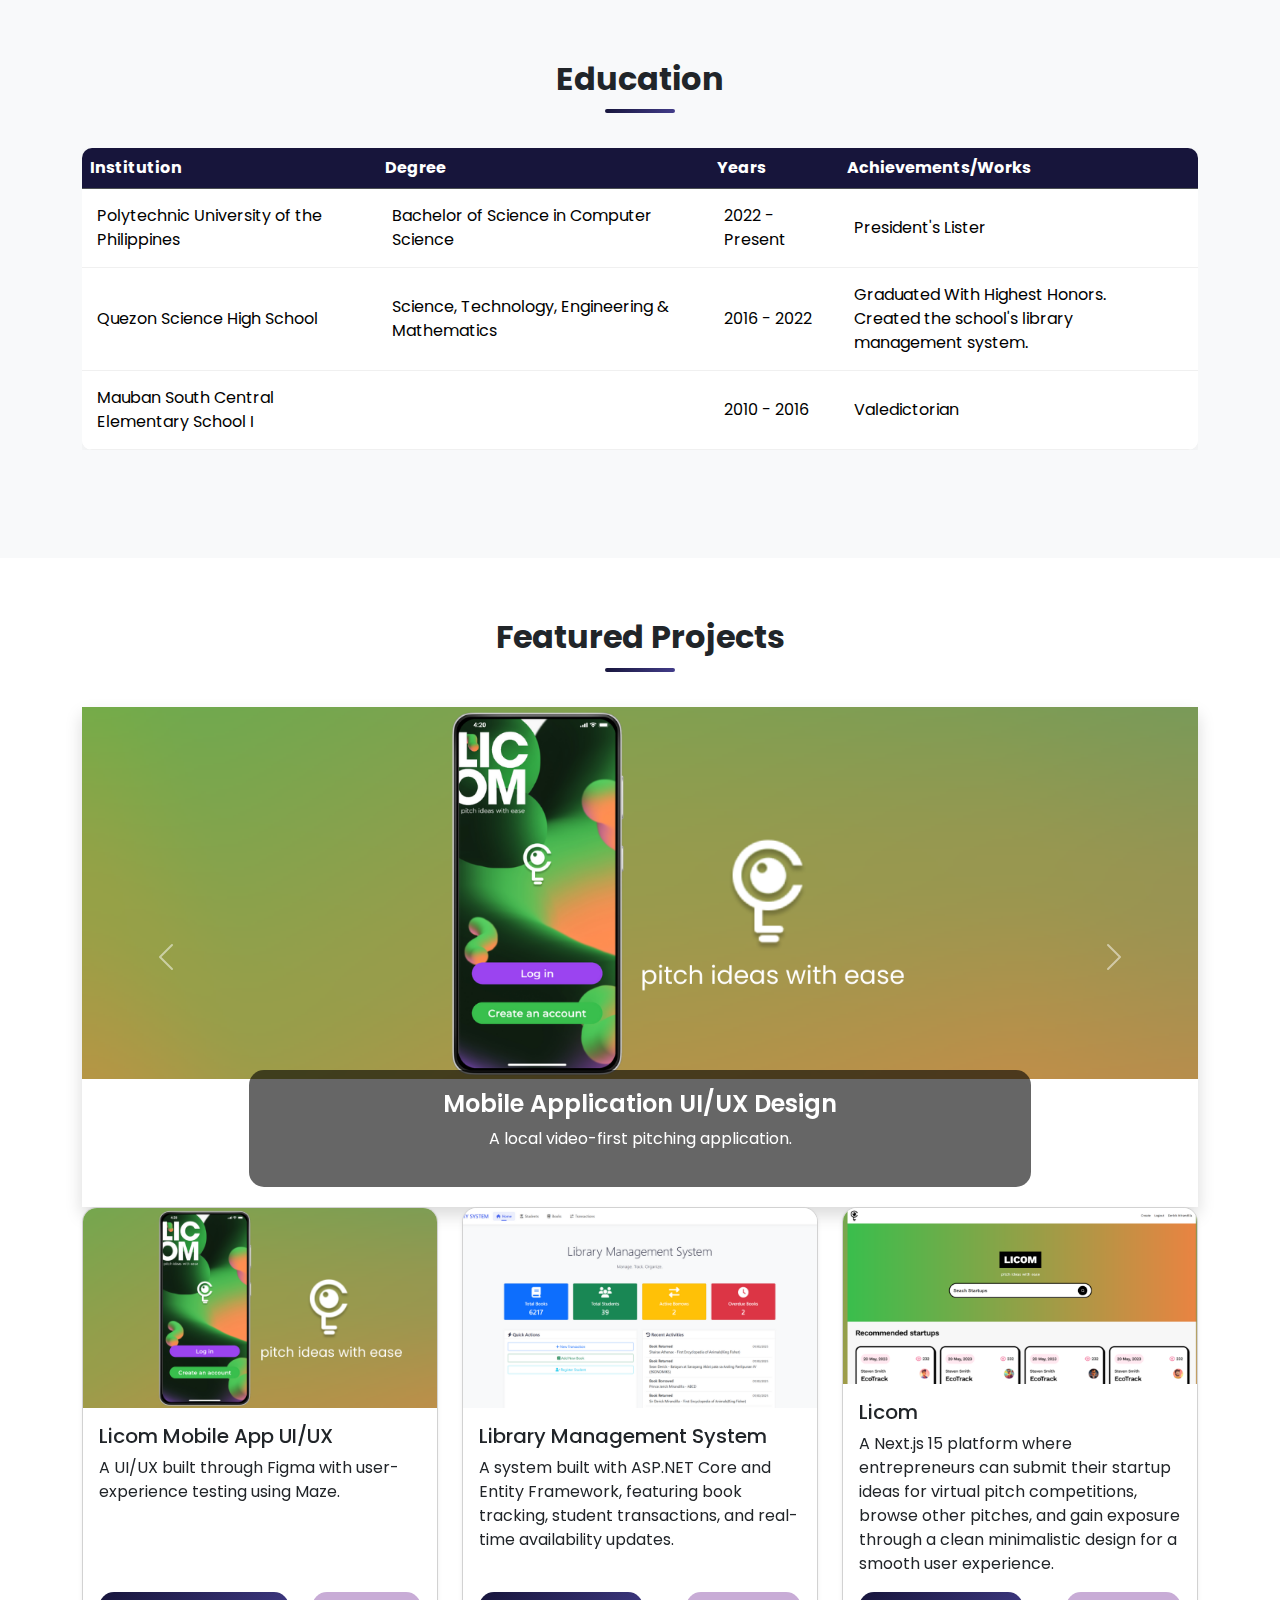
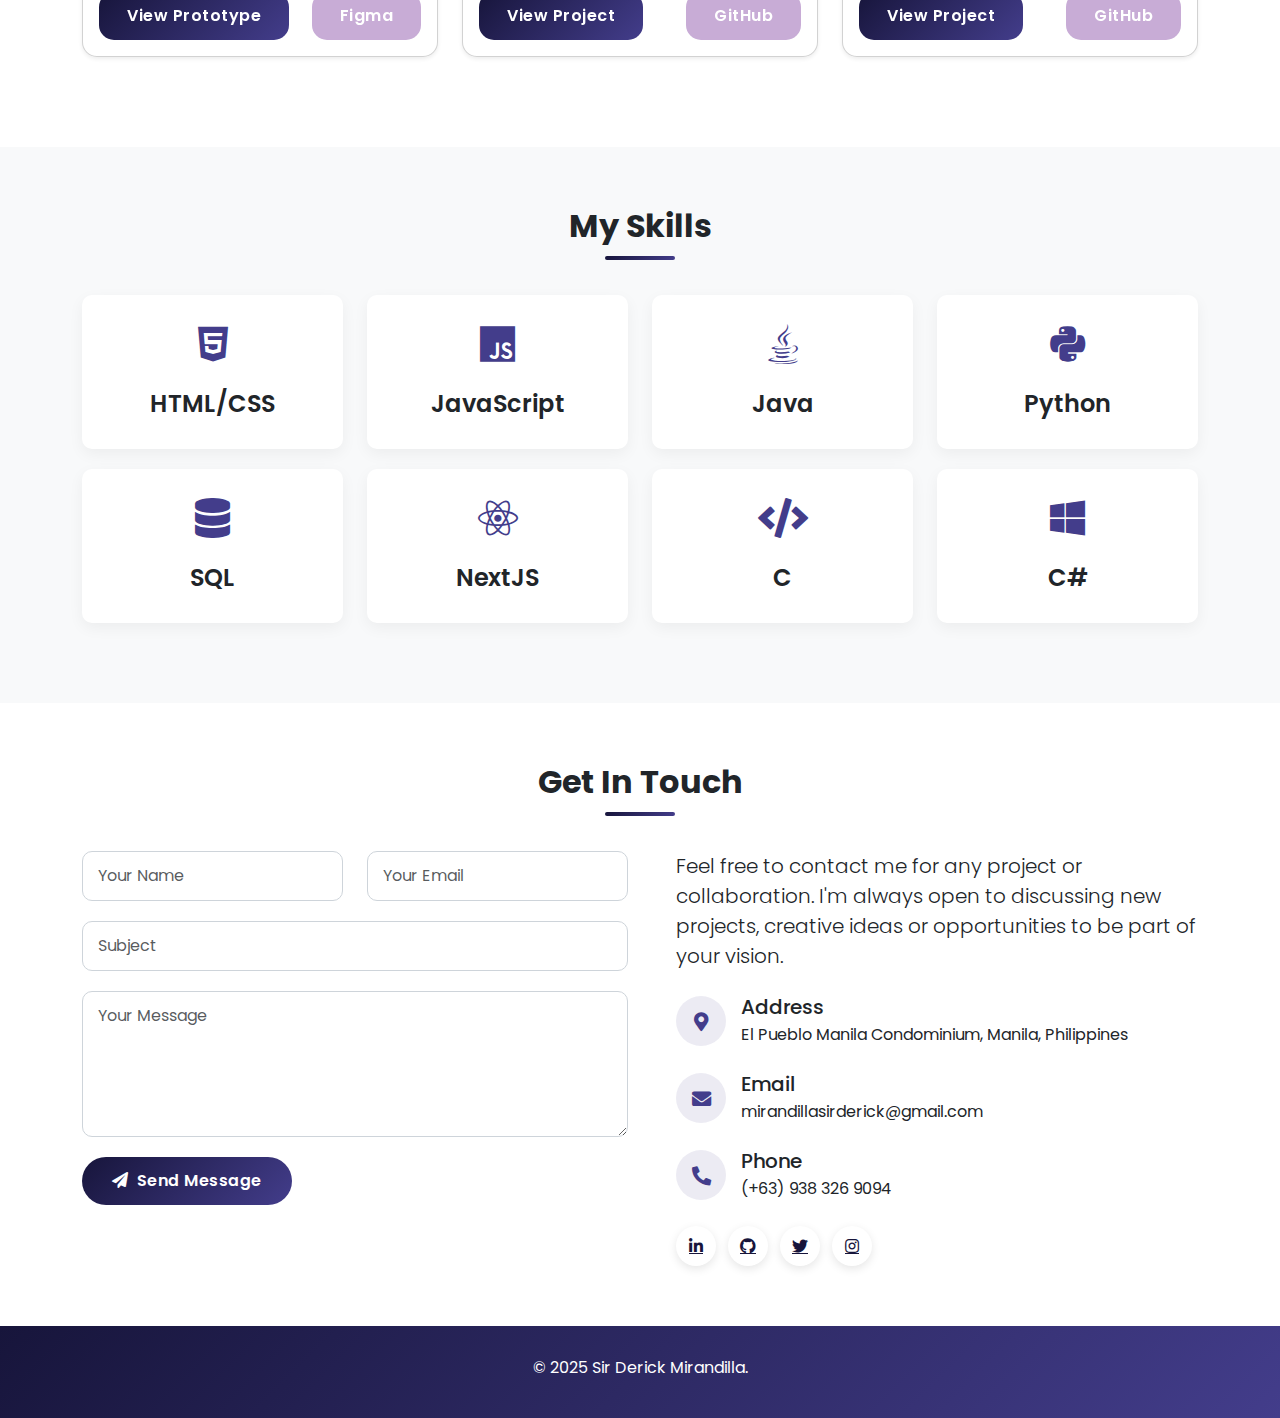
<file: activities/Mirandilla_Portfolio/Mirandilla_Portfolio.html>
<!doctype html>
<html lang="en">
  <head>
    <meta charset="utf-8">
    <meta name="viewport" content="width=device-width, initial-scale=1.0">
    <title>Sir Derick Portfolio</title>
    <link rel="icon" href="dericklogo.png" type="image/png">

     <link href="https://cdn.jsdelivr.net/npm/bootstrap@5.3.0/dist/css/bootstrap.min.css" rel="stylesheet">
    
     <link href="https://fonts.googleapis.com/css2?family=Poppins:wght@300;400;500;600;700&display=swap" rel="stylesheet">
     
     <link rel="stylesheet" href="https://cdnjs.cloudflare.com/ajax/libs/font-awesome/5.15.4/css/all.min.css">
  </head>
  
  <style>
        :root {
            --primary-color: #17153B;
            --secondary-color: #433D8B;
            --accent-color: #C8ACD6;
            --light-color: #f8f9fa;
            --dark-color: #212529;
        }

        body {
            font-family: 'Poppins', sans-serif;
            padding-top: 76px;
            overflow-x: hidden;
        }

        section {
            padding: 60px 0;
            scroll-margin-top: 76px;
        }

        .navbar-dark {
            background: linear-gradient(135deg, var(--primary-color) 0%, var(--secondary-color) 100%);
            padding: 10px 0;
            box-shadow: 0 2px 10px rgba(0,0,0,0.1);
        }

        .navbar-brand img {
            width: 40px;
            height: 40px;
            margin-right: 10px;
        }

        .nav-link {
            font-weight: 500;
            padding: 8px 16px !important;
            transition: all 0.3s;
        }

        .nav-link:hover {
            color: var(--accent-color) !important;
        }

        .hero-section {
            min-height: calc(100vh - 76px);
            display: flex;
            align-items: center;
            background-color: var(--light-color);
            padding-top: 40px;
            padding-bottom: 40px;
        }

        .hero-section h1 {
            font-weight: 700;
            line-height: 1.2;
        }

        .hero-section .accent {
            color: var(--secondary-color);
        }

        .hero-section .btn {
            background: linear-gradient(135deg, var(--primary-color) 0%, var(--secondary-color) 100%);
            border: none;
            padding: 12px 28px;
            border-radius: 15px;
            font-weight: 600;
            letter-spacing: 0.5px;
            transition: all 0.3s ease;
            margin-right: 15px;
            margin-bottom: 15px;
        }

        .hero-section .btn:hover {
            transform: translateY(-3px);
            box-shadow: 0 5px 15px rgba(67, 61, 139, 0.4);
        }

        .profile-img {
            border-radius: 20px;
            box-shadow: 0 10px 30px rgba(0,0,0,0.1);
            transition: all 0.5s ease;
        }
        
        .profile-img:hover {
            transform: scale(1.02);
            box-shadow: 0 15px 40px rgba(67, 61, 139, 0.3);
        }

        .social-links {
            margin-top: 25px;
        }

        .social-links a {
            display: inline-flex;
            align-items: center;
            justify-content: center;
            width: 40px;
            height: 40px;
            background-color: white;
            color: var(--primary-color);
            border-radius: 50%;
            margin-right: 12px;
            box-shadow: 0 3px 10px rgba(0,0,0,0.1);
            transition: all 0.3s;
        }

        .social-links a:hover {
            background-color: var(--accent-color);
            color: white;
            transform: translateY(-3px);
        }

        .section-title {
            position: relative;
            margin-bottom: 50px;
            font-weight: 700;
        }

        .section-title::after {
            content: '';
            position: absolute;
            left: 50%;
            bottom: -15px;
            transform: translateX(-50%);
            width: 70px;
            height: 4px;
            background: linear-gradient(135deg, var(--primary-color) 0%, var(--secondary-color) 100%);
            border-radius: 2px;
        }

        .about-card {
            border-radius: 15px;
            overflow: hidden;
            box-shadow: 0 5px 15px rgba(0,0,0,0.05);
            transition: all 0.3s;
            height: 100%;
        }

        .about-card:hover {
            transform: translateY(-5px);
            box-shadow: 0 10px 25px rgba(0,0,0,0.1);
        }

        .table {
            border-radius: 10px;
            overflow: hidden;
            box-shadow: 0 5px 15px rgba(0,0,0,0.05);
            background-color: white;
            margin-bottom: 0;
        }
    
        .table thead th{
            background: #17153B!important;
        }
        
        .tabl thead th {
            border: none;
            font-weight: 600;
            padding: 15px;
            color: white;
        }
        
        .table tbody tr {
            transition: all 0.3s ease;
        }
        
        .table tbody tr:hover {
            transform: translateX(5px);
            background-color: rgba(200, 172, 214, 0.1);
        }
        
        .table td {
            padding: 15px;
            vertical-align: middle;
            border-color: #f0f0f0;
        }
        
        #experience {
            padding: 60px 0;
            scroll-margin-top: 76px;
        }

        .carousel-item {
            height: 500px;
        }
        
        .carousel-caption {
            background: rgba(0, 0, 0, 0.6);
            border-radius: 15px;
            padding: 20px;
        }
        
        .carousel-caption h5 {
            font-weight: 600;
            font-size: 1.5rem;
        }

        .project-card {
            border-radius: 15px;
            overflow: hidden;
            box-shadow: 0 5px 15px rgba(0,0,0,0.05);
            transition: all 0.3s;
            margin-bottom: 30px;
            height: 450px; 
            display: flex;
            flex-direction: column;
        }

        .project-card .card-img-top {
            height: 200px; 
            object-fit: cover; 
        }

        .project-card .card-body {
            flex: 1; 
            display: flex;
            flex-direction: column;
        }

        .project-card .card-text {
            flex-grow: 1; 
        }

        .project-card .d-flex {
            margin-top: auto; 
        }
        .project-card:hover {
            transform: translateY(-5px);
            box-shadow: 0 10px 25px rgba(0,0,0,0.1);
        }

        .project-img {
            height: 200px;
            object-fit: cover;
        }

        .project-card .btn-primary {
            background: linear-gradient(135deg, var(--primary-color) 0%, var(--secondary-color) 100%);
            border: none;
            padding: 12px 28px;
            border-radius: 15px;
            font-weight: 600;
            letter-spacing: 0.5px;
            transition: all 0.3s ease;
        }

        .project-card .btn-primary:hover {
            transform: translateY(-3px);
            box-shadow: 0 5px 15px rgba(67, 61, 139, 0.4);
        }

        .project-card .btn-secondary {
            background: #C8ACD6;
            border: none;
            padding: 12px 28px;
            border-radius: 15px;
            font-weight: 600;
            letter-spacing: 0.5px;
            transition: all 0.3s ease;
        }

        .project-card .btn-secondary:hover {
            transform: translateY(-3px);
            box-shadow: 0 5px 15px rgba(67, 61, 139, 0.4);
        }

        .skill-item {
            padding: 20px;
            border-radius: 10px;
            background-color: white;
            box-shadow: 0 5px 15px rgba(0,0,0,0.05);
            transition: all 0.3s;
            margin-bottom: 20px;
            text-align: center;
        }

        .skill-item:hover {
            transform: translateY(-5px);
            box-shadow: 0 10px 25px rgba(0,0,0,0.1);
        }

        .skill-icon {
            font-size: 2.5rem;
            margin-bottom: 15px;
            color: var(--secondary-color);
        }

        .skill-name {
            margin-bottom: 10px;
            font-weight: 600;
        }

        .contact-form .form-control {
            border-radius: 10px;
            padding: 12px 15px;
            margin-bottom: 20px;
            border: 1px solid #ced4da;
            transition: all 0.3s;
        }

        .contact-form .form-control:focus {
            border-color: var(--secondary-color);
            box-shadow: 0 0 0 0.25rem rgba(67, 61, 139, 0.25);
        }

        .contact-form .btn {
            background: linear-gradient(135deg, var(--primary-color) 0%, var(--secondary-color) 100%);
            border: none;
            padding: 12px 30px;
            border-radius: 30px;
            font-weight: 600;
            letter-spacing: 0.5px;
            transition: all 0.3s ease;
        }

        .contact-form .btn:hover {
            transform: translateY(-3px);
            box-shadow: 0 5px 15px rgba(67, 61, 139, 0.4);
        }

        .contact-info-item {
            display: flex;
            align-items: center;
            margin-bottom: 25px;
        }

        .contact-icon {
            width: 50px;
            height: 50px;
            display: flex;
            align-items: center;
            justify-content: center;
            background-color: rgba(67, 61, 139, 0.1);
            color: var(--secondary-color);
            border-radius: 50%;
            margin-right: 15px;
            font-size: 1.2rem;
        }

        footer {
            background: linear-gradient(135deg, var(--primary-color) 0%, var(--secondary-color) 100%);
            color: white;
            padding: 30px 0;
            text-align: center;
        }


        @media (max-width: 991px) {
            .hero-section {
                text-align: center;
                padding-top: 20px;
            }
            
            .hero-content {
                margin-bottom: 40px;
            }
            
            .social-links {
                justify-content: center;
                margin-bottom: 30px;
            }
        }
        
        @media (max-width: 767px) {
            body {
                padding-top: 66px;
            }
            
            section {
                padding: 40px 0;
                scroll-margin-top: 66px;
            }
            
            .hero-section h1 {
                font-size: 2.5rem;
            }
            
            .hero-section .lead {
                font-size: 1.1rem;
            }
            
            .project-img {
                height: 180px;
            }

            .table td, .table th {
                padding: 10px;
            }
        }
        
        @media (max-width: 575px) {
            .navbar-brand {
                font-size: 1rem;
            }
            
            .navbar-brand img {
                width: 30px;
                height: 30px;
            }
            
            .hero-section h1 {
                font-size: 2rem;
            }
            
            .section-title {
                font-size: 1.75rem;
            }
            
            .contact-info-item {
                flex-direction: column;
                text-align: center;
            }
            
            .contact-icon {
                margin-right: 0;
                margin-bottom: 10px;
            }
        }
  </style>

  <body data-bs-spy="scroll" data-bs-target=".navbar" data-bs-offset="50">
    
    <!-- Navigation -->
    <nav class="navbar navbar-expand-lg navbar-dark fixed-top">
        <div class="container">
            <a class="navbar-brand d-flex align-items-center" href="#">
                <img src="dericklogo.png" alt="Logo"> Sir Derick Mirandilla
            </a>
            <button class="navbar-toggler" type="button" data-bs-toggle="collapse" data-bs-target="#navbarNav" aria-controls="navbarNav" aria-expanded="false" aria-label="Toggle navigation">
                <span class="navbar-toggler-icon"></span>
            </button>
            <div class="collapse navbar-collapse" id="navbarNav">
                <ul class="navbar-nav ms-auto">
                    <li class="nav-item"><a class="nav-link" href="#home">Home</a></li>
                    <li class="nav-item"><a class="nav-link" href="#about">About</a></li>
                    <li class="nav-item"><a class="nav-link" href="#education">Education</a></li>
                    <li class="nav-item"><a class="nav-link" href="#projects">Projects</a></li>
                    <li class="nav-item"><a class="nav-link" href="#skills">Skills</a></li>
                    <li class="nav-item"><a class="nav-link" href="#contact">Contact</a></li>
                </ul>
            </div>
        </div>
    </nav>

    <!-- Hero Section -->
    <section id="home" class="hero-section">
        <div class="container">
            <div class="row align-items-center">
                <div class="col-lg-6 hero-content">
                    <h1>Hello, I'm</h1>
                    <h1 class="accent mb-4">Sir Derick</h1>
                    <p class="lead mb-4">Full Stack Developer | UI/UX Designer</p>
                    <div class="d-flex flex-wrap justify-content-center justify-content-lg-start">
                        <a href="Sir Derick Mirandilla CV.pdf" download class="btn btn-primary">
                            <i class="fas fa-download me-2"></i>Download CV
                        </a>
                        <a href="#contact" class="btn btn-primary">
                            <i class="fas fa-envelope me-2"></i>Contact Me
                        </a>
                    </div>
                    <div class="social-links d-flex">
                        <a href="#" aria-label="LinkedIn"><i class="fab fa-linkedin-in"></i></a>
                        <a href="#" aria-label="GitHub"><i class="fab fa-github"></i></a>
                        <a href="#" aria-label="Twitter"><i class="fab fa-twitter"></i></a>
                        <a href="#" aria-label="Instagram"><i class="fab fa-instagram"></i></a>
                    </div>
                </div>
                <div class="col-lg-6">
                    <img src="profile.png" alt="Profile" class="img-fluid profile-img w-100">
                </div>
            </div>
        </div>
    </section>

    <!-- About Section -->
    <section id="about" class="bg-light">
        <div class="container">
            <div class="row">
                <div class="col-12 text-center">
                    <h2 class="section-title">About Me</h2>
                </div>
            </div>
            <div class="row">
                <div class="col-md-3 mb-4 mb-md-0"></div>
                <div class="col-md-6 mb-4 mb-md-0">
                    <div class="card about-card p-4">
                        <h3 class="mb-2">Who Am I?</h3>
                        <p>I'm a passionate Full Stack Developer and UI/UX Designer with 2+ years of experience creating modern, responsive web applications. I specialize in creating user-friendly interfaces that engage and delight users.</p>
                        <p>Outside the tech world, I maintain a balanced lifestyle focused on self-improvement and physical wellbeing. When I'm not coding, you'll find me at the gym, jogging through local trails, or playing with friends. These activities not only keep me energized but also provide the mental clarity needed to approach development challenges with fresh perspectives.</p>
                        <div class="row mt-4">
                            <div class="col-sm-6 mb-3">
                                <strong>Name:</strong> Sir Derick Mirandilla
                            </div>
                            <div class="col-sm-6 mb-3">
                                <strong>Location:</strong> Manila, Philippines
                            </div>
                            <div class="col-sm-6 mb-3">
                                <strong>Languages:</strong> English, Filipino
                            </div>
                            <div class="col-sm-6 mb-3">
                                <strong>Availability:</strong> Full-Time & Freelance
                            </div>
                        </div>
                    </div>
                </div>
                <div class="col-md-3 mb-4 mb-md-0"></div>
            </div>
        </div>
    </section>

    <!-- Education-->
    <section id="education" class="bg-light">
        <div class="container">
            <div class="row">
                <div class="col-12 text-center">
                    <h2 class="section-title">Education</h2>
                </div>
            </div>
            
            <!-- Education -->
            <div class="row mb-5">
                <div class="col-12">
                    <div class="table-responsive">
                        <table class="table table-hover">
                            <thead class="table-dark">
                                <tr>
                                    <th scope="col">Institution</th>
                                    <th scope="col">Degree</th>
                                    <th scope="col">Years</th>
                                    <th scope="col">Achievements/Works</th>
                                </tr>
                            </thead>
                            <tbody>
                                <tr>
                                    <td>Polytechnic University of the Philippines</td>
                                    <td>Bachelor of Science in Computer Science</td>
                                    <td>2022 - Present</td>
                                    <td>President's Lister</td>
                                </tr>
                                <tr>
                                    <td>Quezon Science High School</td>
                                    <td>Science, Technology, Engineering & Mathematics</td>
                                    <td>2016 - 2022</td>
                                    <td>Graduated With Highest Honors.<br>
                                        Created the school's library management system.</td>
                                </tr>
                                <tr>
                                    <td>Mauban South Central Elementary School I</td>
                                    <td></td>
                                    <td>2010 - 2016</td>
                                    <td>Valedictorian</td>
                                </tr>
                            </tbody>
                        </table>
                    </div>
                </div>
            </div>
        </div>
    </section>

    <!-- Project Carousel Section -->
    <section id="projects">
        <div class="container">
            <div class="row">
                <div class="col-12 text-center">
                    <h2 class="section-title">Featured Projects</h2>
                </div>
            </div>
            <div class="row">
                <div class="col-12">
                    <div id="projectCarousel" class="carousel slide" data-ride="carousel">
                        <div class="carousel-inner rounded-lg shadow">
                            <div class="carousel-item active">
                                <img src="licom uiux.png" class="d-block w-100" alt="LICOM">
                                <div class="carousel-caption d-none d-md-block">
                                    <h5>Mobile Application UI/UX Design</h5>
                                    <p>A local video-first pitching application.</p>
                                </div>
                            </div>
                            <div class="carousel-item">
                                <img src="lms.png" class="d-block w-100" alt="Project 2">
                                <div class="carousel-caption d-none d-md-block">
                                    <h5>Library Management System</h5>
                                    <p>A library management system that allows students to borrow and return books while tracking transactions and book availability.</p>
                                </div>
                            </div>
                            <div class="carousel-item">
                                <img src="licom webapp.png" class="d-block w-100" alt="Project 3">
                                <div class="carousel-caption d-none d-md-block">
                                    <h5>Pitching Web Application </h5>
                                    <h5>(Ongoing Project)</h5>
                                    <p>A modern, responsive website for pitching ideas.</p>
                                </div>
                            </div>
                        </div>
                        <a class="carousel-control-prev" href="#projectCarousel" role="button" data-slide="prev">
                            <span class="carousel-control-prev-icon" aria-hidden="true"></span>
                            <span class="sr-only">Previous</span>
                        </a>
                        <a class="carousel-control-next" href="#projectCarousel" role="button" data-slide="next">
                            <span class="carousel-control-next-icon" aria-hidden="true"></span>
                            <span class="sr-only">Next</span>
                        </a>
                    </div>
                </div>
            </div>
            
            <div class="row">
                <div class="col-md-4">
                    <div class="card project-card shadow-sm">
                        <img src="licom uiux.png" class="card-img-top" alt="Licom Mobile App UI/UX">
                        <div class="card-body">
                            <h5 class="card-title">Licom Mobile App UI/UX</h5>
                            <p class="card-text">A UI/UX built through Figma with user-experience testing using Maze.</p>
                            <div class="d-flex justify-content-between">
                                <a href="https://www.figma.com/proto/zux0Xdf68IQSsMSb4lRK5n/Licom%3A-The-Prototype?node-id=0-1&t=03bQYYhqZtfpaooe-1" target="_blank class=" class="btn btn-primary">View Prototype</a>
                                <a href="https://www.figma.com/design/zux0Xdf68IQSsMSb4lRK5n/Licom%3A-The-Prototype?node-id=0-1&m=dev&t=03bQYYhqZtfpaooe-1" target="_blank" class="btn btn-secondary">Figma</a>
                            </div>
                        </div>
                    </div>
                </div>
                <div class="col-md-4">
                    <div class="card project-card shadow-sm">
                        <img src="lms.png" class="card-img-top" alt="Library Management System">
                        <div class="card-body">
                            <h5 class="card-title">Library Management System</h5>
                            <p class="card-text">A system built with ASP.NET Core and Entity Framework, featuring book tracking, student transactions, and real-time availability updates.</p>
                            <div class="d-flex justify-content-between">
                                <a href="#" class="btn btn-primary">View Project</a>
                                <a href="https://github.com/Derick-Mirandilla/LibrarySystem" class="btn btn-secondary">GitHub</a>
                            </div>
                        </div>
                    </div>
                </div>
                <div class="col-md-4">
                    <div class="card project-card shadow-sm">
                        <img src="licom webapp.png" class="card-img-top" alt="Licom Web App">
                        <div class="card-body">
                            <h5 class="card-title">Licom</h5>
                            <p class="card-text">A Next.js 15 platform where entrepreneurs can submit their startup ideas for virtual pitch competitions, browse other pitches, and gain exposure through a clean minimalistic design for a smooth user experience.</p>
                            <div class="d-flex justify-content-between">
                                <a href="#" class="btn btn-primary">View Project</a>
                                <a href="#" class="btn btn-secondary">GitHub</a>
                            </div>
                        </div>
                    </div>
                </div>
            </div>

        </div>
    </section>
    
    <!-- Skills Section -->
    <section id="skills" class="bg-light">
    <div class="container">
        <div class="row">
            <div class="col-12 text-center">
                <h2 class="section-title">My Skills</h2>
            </div>
        </div>
        <div class="row">
            <div class="col-md-6 col-lg-3">
                <div class="skill-item">
                    <div class="skill-icon">
                        <i class="fab fa-html5"></i>
                    </div>
                    <h4 class="skill-name">HTML/CSS</h4>
                </div>
            </div>
            <div class="col-md-6 col-lg-3">
                <div class="skill-item">
                    <div class="skill-icon">
                        <i class="fab fa-js"></i>
                    </div>
                    <h4 class="skill-name">JavaScript</h4>
                </div>
            </div>
            <div class="col-md-6 col-lg-3">
                <div class="skill-item">
                    <div class="skill-icon">
                        <i class="fab fa-java"></i>
                    </div>
                    <h4 class="skill-name">Java</h4>
                </div>
            </div>
            <div class="col-md-6 col-lg-3">
                <div class="skill-item">
                    <div class="skill-icon">
                        <i class="fab fa-python"></i>
                    </div>
                    <h4 class="skill-name">Python</h4>
                </div>
            </div>
            <div class="col-md-6 col-lg-3">
                <div class="skill-item">
                    <div class="skill-icon">
                        <i class="fas fa-database"></i>
                    </div>
                    <h4 class="skill-name">SQL</h4>
                </div>
            </div>
            <div class="col-md-6 col-lg-3">
                <div class="skill-item">
                    <div class="skill-icon">
                        <i class="fab fa-react"></i>
                    </div>
                    <h4 class="skill-name">NextJS</h4>
                </div>
            </div>
            <div class="col-md-6 col-lg-3">
                <div class="skill-item">
                    <div class="skill-icon">
                        <i class="fas fa-code"></i>
                    </div>
                    <h4 class="skill-name">C</h4>
                </div>
            </div>
            <div class="col-md-6 col-lg-3">
                <div class="skill-item">
                    <div class="skill-icon">
                        <i class="fab fa-windows"></i>
                    </div>
                    <h4 class="skill-name">C#</h4>
                </div>
            </div>
        </div>
    </div>
</section>

    <!-- Contact Section -->
    <section id="contact">
        <div class="container">
            <div class="row">
                <div class="col-12 text-center">
                    <h2 class="section-title">Get In Touch</h2>
                </div>
            </div>
            <div class="row">
                <div class="col-lg-6 mb-4 mb-lg-0">
                    <form class="contact-form">
                        <div class="row">
                            <div class="col-md-6">
                                <div class="form-group">
                                    <input type="text" class="form-control" placeholder="Your Name" required>
                                </div>
                            </div>
                            <div class="col-md-6">
                                <div class="form-group">
                                    <input type="email" class="form-control" placeholder="Your Email" required>
                                </div>
                            </div>
                        </div>
                        <div class="form-group">
                            <input type="text" class="form-control" placeholder="Subject" required>
                        </div>
                        <div class="form-group">
                            <textarea class="form-control" rows="5" placeholder="Your Message" required></textarea>
                        </div>
                        <button type="submit" class="btn btn-primary">
                            <i class="fas fa-paper-plane me-2"></i>Send Message
                        </button>
                    </form>
                </div>
                <div class="col-lg-6">
                    <div class="contact-info ps-lg-4">
                        <p class="lead mb-4">Feel free to contact me for any project or collaboration. I'm always open to discussing new projects, creative ideas or opportunities to be part of your vision.</p>
                        
                        <div class="contact-info-item">
                            <div class="contact-icon">
                                <i class="fas fa-map-marker-alt"></i>
                            </div>
                            <div>
                                <h5 class="mb-1">Address</h5>
                                <p class="mb-0">El Pueblo Manila Condominium, Manila, Philippines</p>
                            </div>
                        </div>
                        
                        <div class="contact-info-item">
                            <div class="contact-icon">
                                <i class="fas fa-envelope"></i>
                            </div>
                            <div>
                                <h5 class="mb-1">Email</h5>
                                <p class="mb-0">mirandillasirderick@gmail.com</p>
                            </div>
                        </div>
                        
                        <div class="contact-info-item">
                            <div class="contact-icon">
                                <i class="fas fa-phone-alt"></i>
                            </div>
                            <div>
                                <h5 class="mb-1">Phone</h5>
                                <p class="mb-0">(+63) 938 326 9094</p>
                            </div>
                        </div>
                        
                        <div class="social-links d-flex mt-4">
                            <a href="#" aria-label="LinkedIn"><i class="fab fa-linkedin-in"></i></a>
                            <a href="#" aria-label="GitHub"><i class="fab fa-github"></i></a>
                            <a href="#" aria-label="Twitter"><i class="fab fa-twitter"></i></a>
                            <a href="#" aria-label="Instagram"><i class="fab fa-instagram"></i></a>
                        </div>
                    </div>
                </div>
            </div>
        </div>
    </section>

    <!-- Footer -->
    <footer>
        <div class="container">
            <div class="row">
                <div class="col-12">
                    <p class="mb-2">© 2025 Sir Derick Mirandilla.</p>
                </div>
            </div>
        </div>
    </footer>
                    
    <script src="https://code.jquery.com/jquery-3.5.1.slim.min.js"></script>
    <script src="https://cdn.jsdelivr.net/npm/@popperjs/core@2.11.6/dist/umd/popper.min.js"></script>
    <script src="https://cdn.jsdelivr.net/npm/bootstrap@5.3.0/dist/js/bootstrap.min.js"></script>
    <script src="https://stackpath.bootstrapcdn.com/bootstrap/4.5.2/js/bootstrap.min.js"></script>

    <script>
        document.addEventListener("DOMContentLoaded", function () {
            const sections = document.querySelectorAll("section");
            const navLinks = document.querySelectorAll(".nav-link");

            function activateNavLink() {
                let scrollPosition = window.scrollY;

                sections.forEach(section => {
                    if (scrollPosition >= section.offsetTop - 50 && scrollPosition < section.offsetTop + section.offsetHeight) {
                        navLinks.forEach(link => link.classList.remove("active"));
                        document.querySelector(`.nav-link[href="#${section.id}"]`).classList.add("active");
                    }
                });
            }

            window.addEventListener("scroll", activateNavLink);

            navLinks.forEach(link => {
                link.addEventListener("click", function () {
                    navLinks.forEach(nav => nav.classList.remove("active"));
                    this.classList.add("active");
                });
            });
        });
        </script>
        
  </body>
</html>
</file>
<file: activities/Mirandilla_Activity5/style.css>
:root {
    --primary-color: #3b3838;
    --secondary-color: #b40000;
    --accent-color: #6c6c6c;
    --light-color: #fbfbfb;
    --dark-color: #2a2a2a;
}

body {
    font-family: "Merriweather", serif;
    font-optical-sizing: auto;
    font-weight: 400;
    font-style: normal;
    font-variation-settings:
        "wdth" 100;
    padding-top: 76px;
    overflow-x: hidden;
    background-color: #ffffff;
}

section {
    padding: 60px 0;
    scroll-margin-top: 76px;
}

.section-title {
    position: relative;
    margin-bottom: 50px;
    font-weight: 700;
}

.section-title::after {
    content: '';
    position: absolute;
    left: 50%;
    bottom: -15px;
    transform: translateX(-50%);
    width: 150px;
    height: 4px;
    background: linear-gradient(135deg, var(--primary-color) 0%, var(--secondary-color) 100%);
    border-radius: 2px;
}

.navbar-dark {
    font-family: "Merriweather Sans", sans-serif;
    font-optical-sizing: auto;
    font-weight: 800;
    font-style: normal;
    background: var(--secondary-color);
    padding: 10px 0;
    box-shadow: 0 2px 10px rgba(0,0,0,0.1);
}


.nav-link {
    font-weight: 500;
    padding: 8px 16px !important;
    transition: all 0.3s;
}


.nav-link:hover {
    color: var(--light-color) !important;
}


.nav-button .nav-link {
    background-color: var(--light-color);
    color: var(--secondary-color) !important;
    border-radius: 20px;
    padding: 8px 20px !important;
    margin-left: 8px;
    font-weight: 600;
    transition: all 0.3s ease;
    border: 2px solid var(--light-color);
    display: flex;            
    justify-content: center;  
    align-items: center;      
    text-align: center;       
}

.nav-button .nav-link:hover {
    background-color: transparent;
    color: var(--light-color) !important;
    transform: translateY(-2px);
    box-shadow: 0 4px 8px rgba(0,0,0,0.1);
}

.hero-section {
    background-image: url('./image-src/home\ bg.png');
    background-size: cover;
    background-position: center;
    background-repeat: no-repeat;
    height: 100vh; 
    width: 100%;
    position: relative;
    padding-top: 6px;
}

.hero-section h1 {
    font-weight: 800;
    line-height: 1.0;
}

.hero-section .accent {
    color: var(--secondary-color);
}

.hero-section .btn {
    background: linear-gradient(135deg, var(--primary-color) 0%, var(--secondary-color) 100%);
    border: none;
    padding: 12px 28px;
    border-radius: 15px;
    font-weight: 600;
    letter-spacing: 0.5px;
    transition: all 0.3s ease;
    margin-right: 15px;
    margin-bottom: 15px;
}

.hero-section .btn:hover {
    transform: translateY(-3px);
    box-shadow: 0 5px 15px rgba(67, 61, 139, 0.4);
}

.hero-section .btn-primary {
    background: linear-gradient(135deg, var(--primary-color) 0%, var(--secondary-color) 100%);
    border: none;
    padding: 12px 28px;
    border-radius: 15px;
    font-weight: 600;
    letter-spacing: 0.5px;
    transition: all 0.3s ease;
    margin-right: 15px;
    margin-bottom: 15px;   
}

.hero-section .btn-primary:hover {
    background-color: transparent;
    color: var(--light-color) !important;
    transform: translateY(-2px);
    box-shadow: 0 4px 8px rgba(0,0,0,0.1);
}


.about-section {
    min-height: calc(100vh - px);
    display: flex;
    align-items: top;
    background-color: var(--secondary-color);
    padding-top: 100px;
}

.about-section h1 {
    font-weight: 800;
    line-height: 1.0;
    color: var(--light-color);
    text-align: center;
}

.about-section h3 {
    font-family: "Merriweather Sans", sans-serif;
    font-optical-sizing: auto;
    font-weight: 800;
    font-style: normal;
    font-size: xx-large;
    color: var(--light-color);
}

.about-section h2 {
    font-family: "Merriweather Sans", sans-serif;
    font-optical-sizing: auto;
    font-weight: 300;
    font-style: normal;
    font-size: x-large;
    color: var(--light-color);
}

.about-section .section-title::after {
    background: linear-gradient(135deg, var(--accent-color) 0%, var(--light-color) 100%);
}

.speakers-section h1 {
    font-weight: 800;
    line-height: 1.0;
    text-align: center;
}

.speakers-card {
    border-radius: 15px;
    overflow: hidden;
    box-shadow: 0 5px 15px rgba(0,0,0,0.05);
    transition: all 0.3s;
    height: 100%;
}

.speakers-card:hover {
    transform: translateY(-5px);
    box-shadow: 0 10px 25px rgba(0,0,0,0.1);
}


.venue-section {
    min-height: calc(100vh - px);
    display: flex;
    align-items: top;
    background-color: var(--secondary-color);
    padding-top: 100px;
}

.venue-section h1 {
    font-weight: 800;
    line-height: 1.0;
    color: var(--light-color);
    text-align: center;
}

.venue-section .section-title::after {
    background: linear-gradient(135deg, var(--accent-color) 0%, var(--light-color) 100%);
}

.venue-section h3 {
    font-family: "Merriweather Sans", sans-serif;
    font-optical-sizing: auto;
    font-weight: 800;
    font-style: normal;
    font-size: xx-large;
    display: flex;
    align-items: center;
    gap: 10px;
    margin-bottom: 20px;
    color: var(--light-color);
}

.venue-section h2 {
    font-family: "Merriweather Sans", sans-serif;
    font-optical-sizing: auto;
    font-weight: 300;
    font-style: normal;
    font-size: x-large;
    color: var(--light-color);
}

.venue-address {
    display: flex;
    align-items: center;
    gap: 10px;
    margin-bottom: 20px;
    font-style: italic;
    color: var(--light-color);
    font-size: large;
  }

.venue-description {
    display: flex;
    text-align: justify;
    align-items: center;
    gap: 10px;
    margin-bottom: 20px;
    color: var(--light-color);
    font-size: large;
  }

.venue-features {
    margin-top: 25px;
    display: grid;
    grid-template-columns: 1fr 1fr;
    gap: 15px;
    color: var(--light-color);
  }
  
.venue-features li {
    display: flex;
    align-items: center;
    color: var(--light-color);
    gap: 10px;
  }
  
.venue-features i {
    color: var(--light-color);
  }

.venue-carousel-image {
    aspect-ratio: 1 / 1;
    object-fit: cover;
    max-height: 500px;
    width: 100%;
    border-radius: 15px;
    box-shadow: 0 4px 6px rgba(0, 0, 0, 0.1);
    transition: transform 0.3s ease;
}

.venue-carousel-image:hover {
    transform: scale(1.02);
}

.carousel-indicators button {
    width: 10px;
    height: 10px;
    border-radius: 50%;
    background-color: rgba(0, 0, 0, 0.5);
}

.carousel-indicators .active {
    background-color: var(--accent-color);
}

.carousel-control-prev-icon,
.carousel-control-next-icon {
    background-color: rgba(0, 0, 0, 0.3);
    border-radius: 50%;
    width: 40px;
    height: 40px;
}

.schedule-table {
    width: 100%;
    border-collapse: separate;
    border-spacing: 0;
    margin-bottom: 20px;
    box-shadow: 0 4px 6px rgba(0,0,0,0.1);
}

.schedule-table th {
    background-color: #2c3e50;
    color: white;
    padding: 15px;
    text-align: left;
    font-weight: bold;
}

.schedule-table td {
    padding: 15px;
    border-bottom: 1px solid #ecf0f1;
    vertical-align: top;
}

.schedule-table tr:nth-child(even) {
    background-color: #f8f9fa;
}

.schedule-table tr:hover {
    background-color: #f1f3f4;
    transition: background-color 0.3s ease;
}

.keynote {
    background-color: #e8f4f8 !important;
    font-weight: 600;
    color: #2c3e50;
}

.section-header {
    text-align: center;
    margin-bottom: 30px;
}

.section-header h2 {
    color: #2c3e50;
    position: relative;
    display: inline-block;
}

.section-header h2::after {
    content: '';
    position: absolute;
    width: 100%;
    height: 3px;
    background-color: #3498db;
    bottom: -10px;
    left: 0;
}

.made-section {
    min-height: calc(100vh - px);
    display: flex;
    align-items: top;
    padding-top: 100px;
    text-align: center;
}

.made-section img {
    width: 100%;  
    max-width: 200px;  
    height: auto;  
}

.site-footer {
    background: linear-gradient(135deg, var(--primary-color) 0%, var(--secondary-color) 100%);
    color: white;
    padding: 50px 0;
    position: relative;
    overflow: hidden;
}

.footer-content {
    position: relative;
    z-index: 2;
}

.footer-background {
    position: absolute;
    top: 0;
    left: 0;
    width: 100%;
    height: 100%;
    background: radial-gradient(
        circle at bottom right, 
        rgba(255,255,255,0.1) 0%, 
        transparent 70%
    );
    transform: rotate(-15deg);
    z-index: 1;
}

.social-links {
    display: flex;
    justify-content: center;
    margin-top: 20px;
}

.social-icon {
    color: white;
    font-size: 24px;
    margin: 0 15px;
    transition: transform 0.3s ease, color 0.3s ease;
}

.social-icon:hover {
    transform: scale(1.2);
    color: var(--light-color);
}

.contact-info {
    text-align: center;
    margin-bottom: 20px;
}

.contact-info a {
    color: var(--light-color);
    text-decoration: none;
    margin: 0 10px;
    transition: color 0.3s ease;
}

.contact-info a:hover {
    color: white;
    text-decoration: underline;
}

.copyright {
    text-align: center;
    padding-top: 20px;
    border-top: 1px solid rgba(255,255,255,0.1);
    margin-top: 30px;
    font-size: 0.9em;
    opacity: 0.7;
}

.footer-wave {
    position: absolute;
    bottom: 0;
    left: 0;
    width: 100%;
    overflow: hidden;
    line-height: 0;
    transform: rotate(180deg);
}

.footer-wave svg {
    position: relative;
    display: block;
    width: calc(100% + 1.3px);
    height: 95px;
}

.footer-wave .shape-fill {
    fill: rgba(255,255,255,0.1);
}

@media (max-width: 576px) {
    .nav-button .nav-link {
        padding: 6px 15px !important;
        font-size: 14px;
        border-radius: 20px;
        margin-left: 0;
        display: block; 
        text-align: center;
    }
}
</file>
